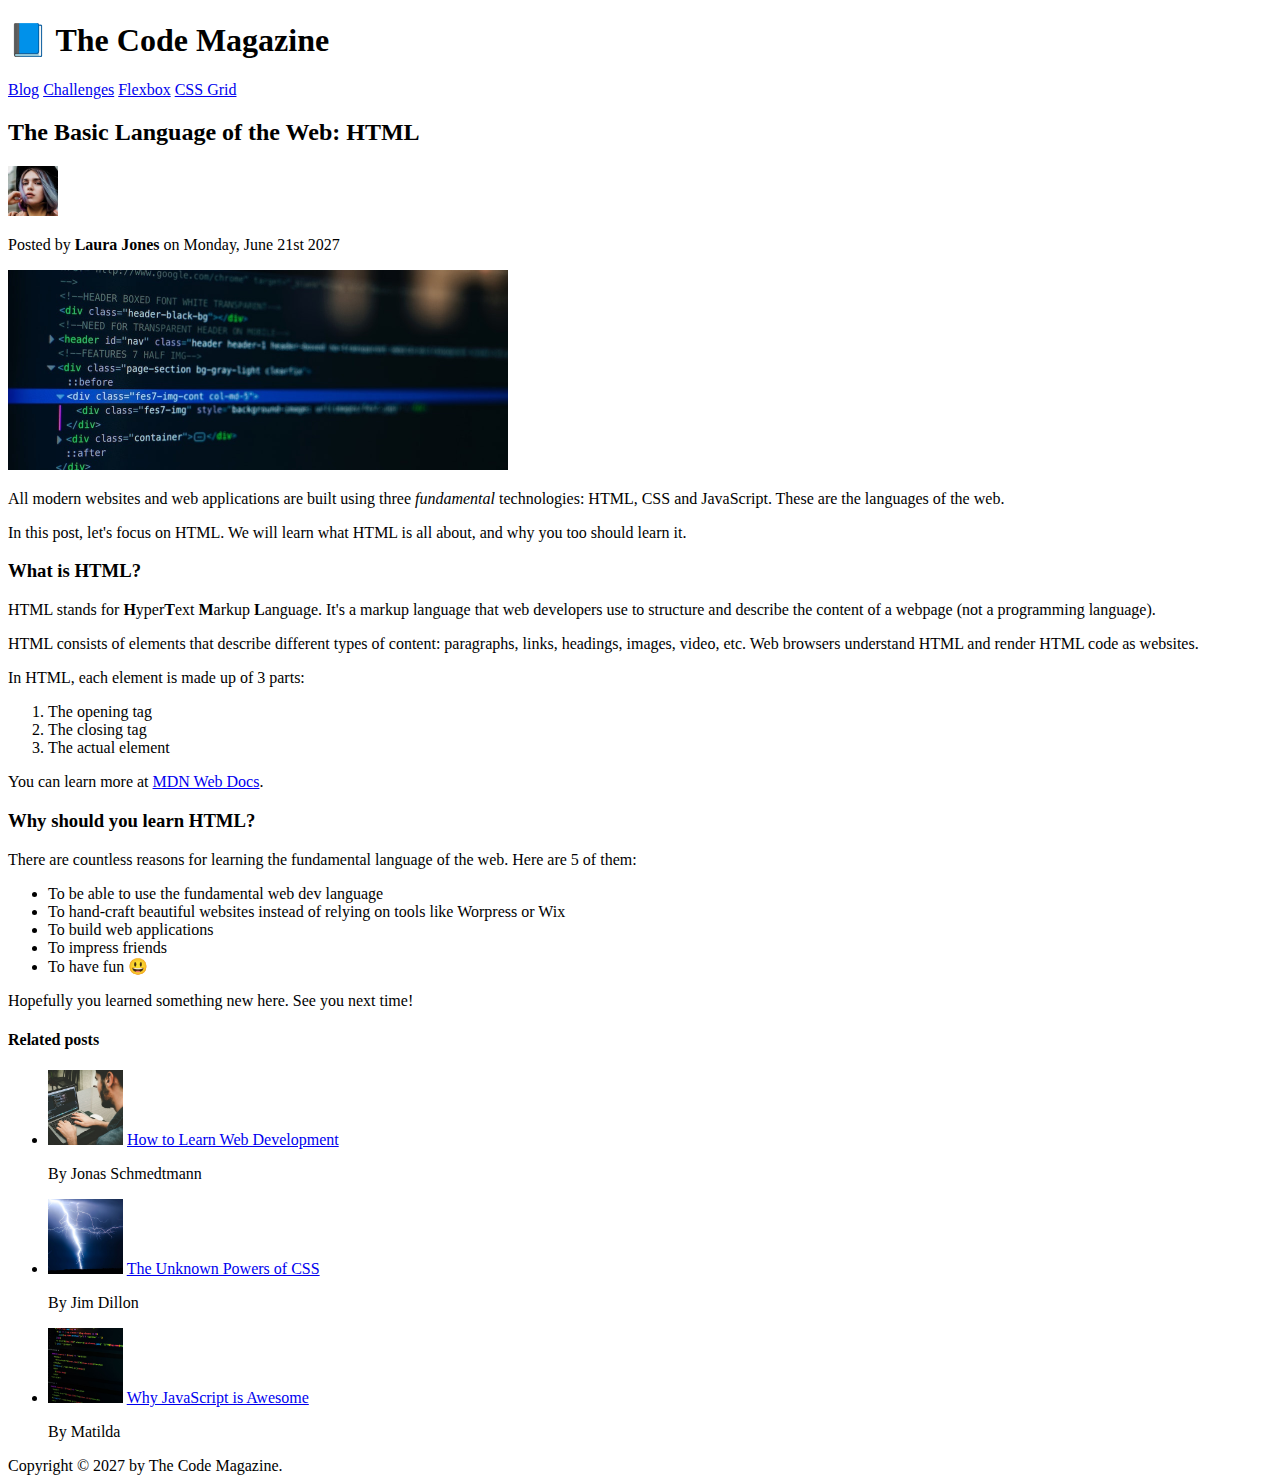
<file: final/02-HTML-Fundamentals/index.html>
<!DOCTYPE html>
<html lang="en">
  <head>
    <meta charset="UTF-8" />
    <title>The Basic Language of the Web: HTML</title>
  </head>

  <body>
    <!--
    <h1>The Basic Language of the Web: HTML</h1>
    <h2>The Basic Language of the Web: HTML</h2>
    <h3>The Basic Language of the Web: HTML</h3>
    <h4>The Basic Language of the Web: HTML</h4>
    <h5>The Basic Language of the Web: HTML</h5>
    <h6>The Basic Language of the Web: HTML</h6>
    -->

    <header>
      <h1>📘 The Code Magazine</h1>

      <nav>
        <a href="blog.html">Blog</a>
        <a href="#">Challenges</a>
        <a href="#">Flexbox</a>
        <a href="#">CSS Grid</a>
      </nav>
    </header>

    <article>
      <header>
        <h2>The Basic Language of the Web: HTML</h2>

        <img
          src="img/laura-jones.jpg"
          alt="Headshot of Laura Jones"
          height="50"
          width="50"
        />

        <p>Posted by <strong>Laura Jones</strong> on Monday, June 21st 2027</p>

        <img
          src="img/post-img.jpg"
          alt="HTML code on a screen"
          width="500"
          height="200"
        />
      </header>

      <p>
        All modern websites and web applications are built using three
        <em>fundamental</em>
        technologies: HTML, CSS and JavaScript. These are the languages of the
        web.
      </p>

      <p>
        In this post, let's focus on HTML. We will learn what HTML is all about,
        and why you too should learn it.
      </p>

      <h3>What is HTML?</h3>
      <p>
        HTML stands for <strong>H</strong>yper<strong>T</strong>ext
        <strong>M</strong>arkup <strong>L</strong>anguage. It's a markup
        language that web developers use to structure and describe the content
        of a webpage (not a programming language).
      </p>
      <p>
        HTML consists of elements that describe different types of content:
        paragraphs, links, headings, images, video, etc. Web browsers understand
        HTML and render HTML code as websites.
      </p>
      <p>In HTML, each element is made up of 3 parts:</p>

      <ol>
        <li>The opening tag</li>
        <li>The closing tag</li>
        <li>The actual element</li>
      </ol>

      <p>
        You can learn more at
        <a
          href="https://developer.mozilla.org/en-US/docs/Web/HTML"
          target="_blank"
          >MDN Web Docs</a
        >.
      </p>

      <h3>Why should you learn HTML?</h3>

      <p>
        There are countless reasons for learning the fundamental language of the
        web. Here are 5 of them:
      </p>

      <ul>
        <li>To be able to use the fundamental web dev language</li>
        <li>
          To hand-craft beautiful websites instead of relying on tools like
          Worpress or Wix
        </li>
        <li>To build web applications</li>
        <li>To impress friends</li>
        <li>To have fun 😃</li>
      </ul>

      <p>Hopefully you learned something new here. See you next time!</p>
    </article>

    <aside>
      <h4>Related posts</h4>

      <ul>
        <li>
          <img
            src="img/related-1.jpg"
            alt="Person programming"
            width="75"
            width="75"
          />
          <a href="#">How to Learn Web Development</a>
          <p>By Jonas Schmedtmann</p>
        </li>
        <li>
          <img src="img/related-2.jpg" alt="Lightning" width="75" heigth="75" />
          <a href="#">The Unknown Powers of CSS</a>
          <p>By Jim Dillon</p>
        </li>
        <li>
          <img
            src="img/related-3.jpg"
            alt="JavaScript code on a screen"
            width="75"
            height="75"
          />
          <a href="#">Why JavaScript is Awesome</a>
          <p>By Matilda</p>
        </li>
      </ul>
    </aside>

    <footer>Copyright &copy; 2027 by The Code Magazine.</footer>
  </body>
</html>
</file>
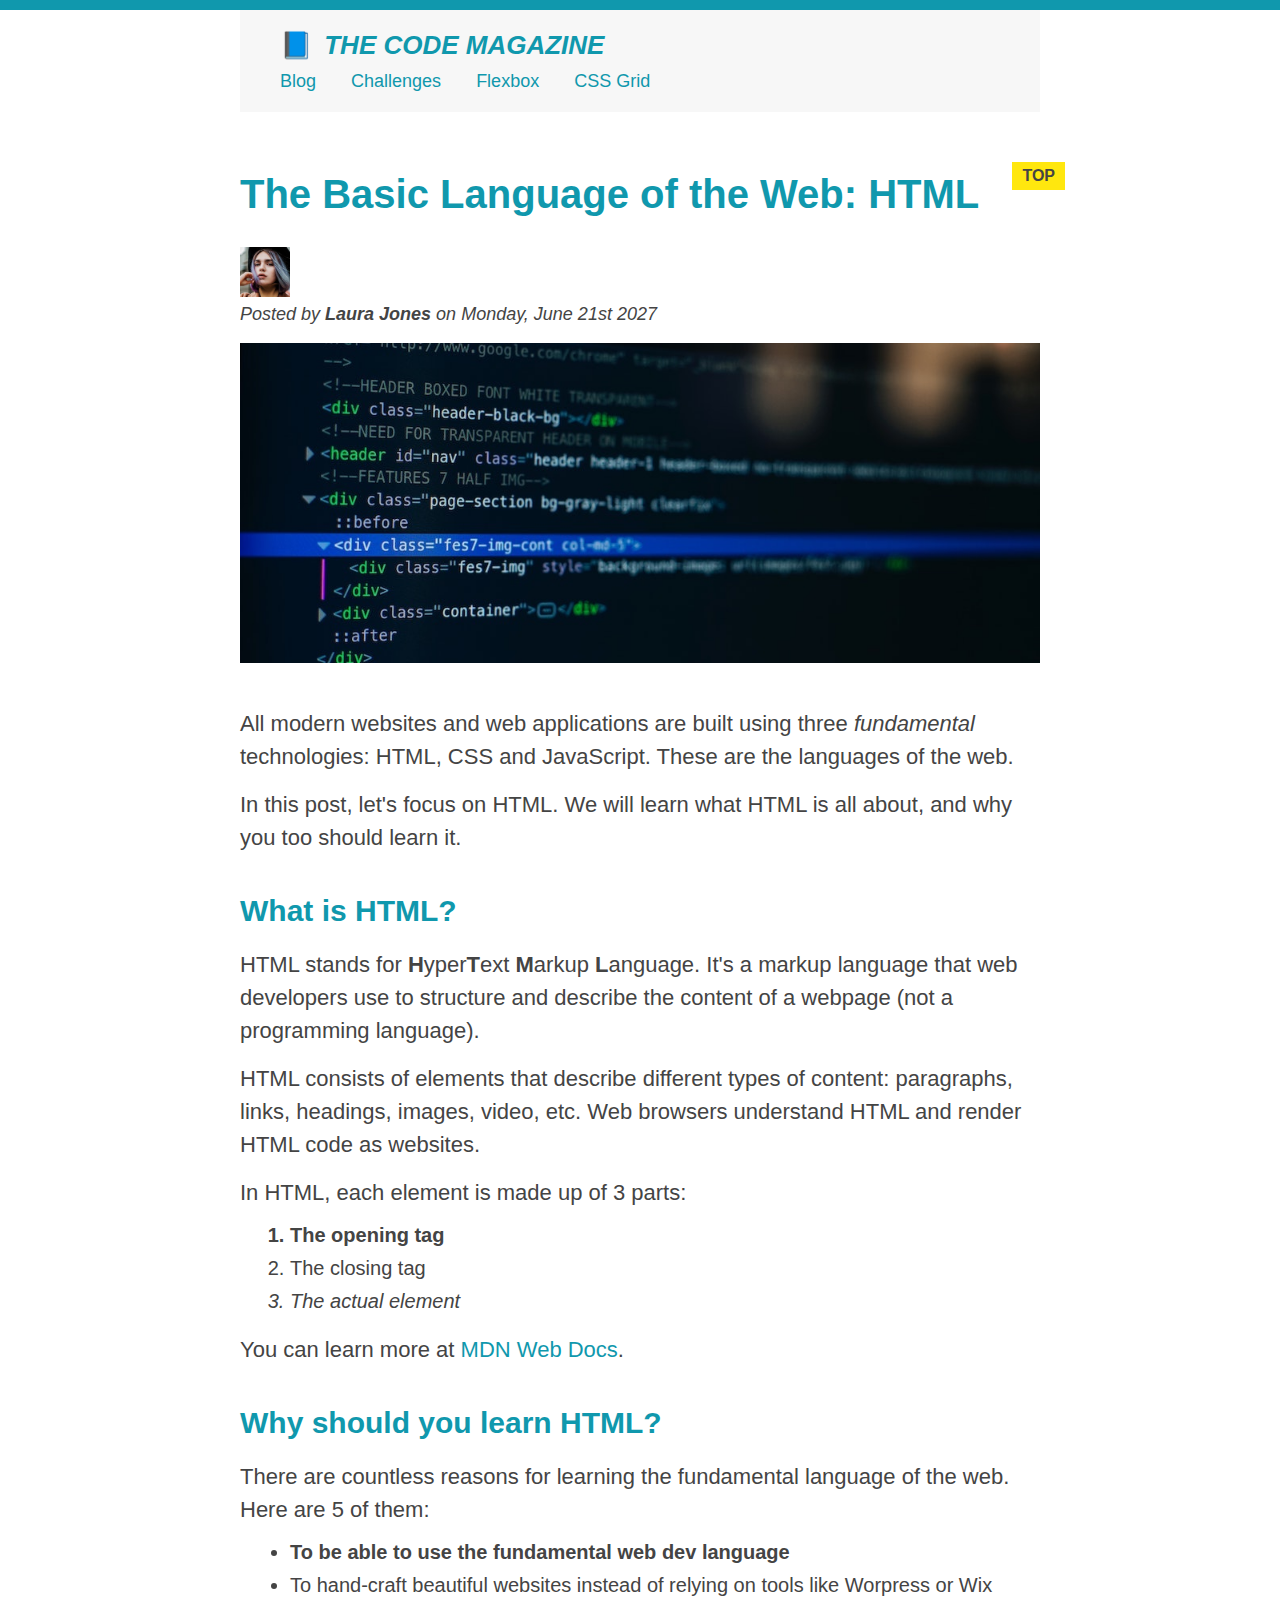
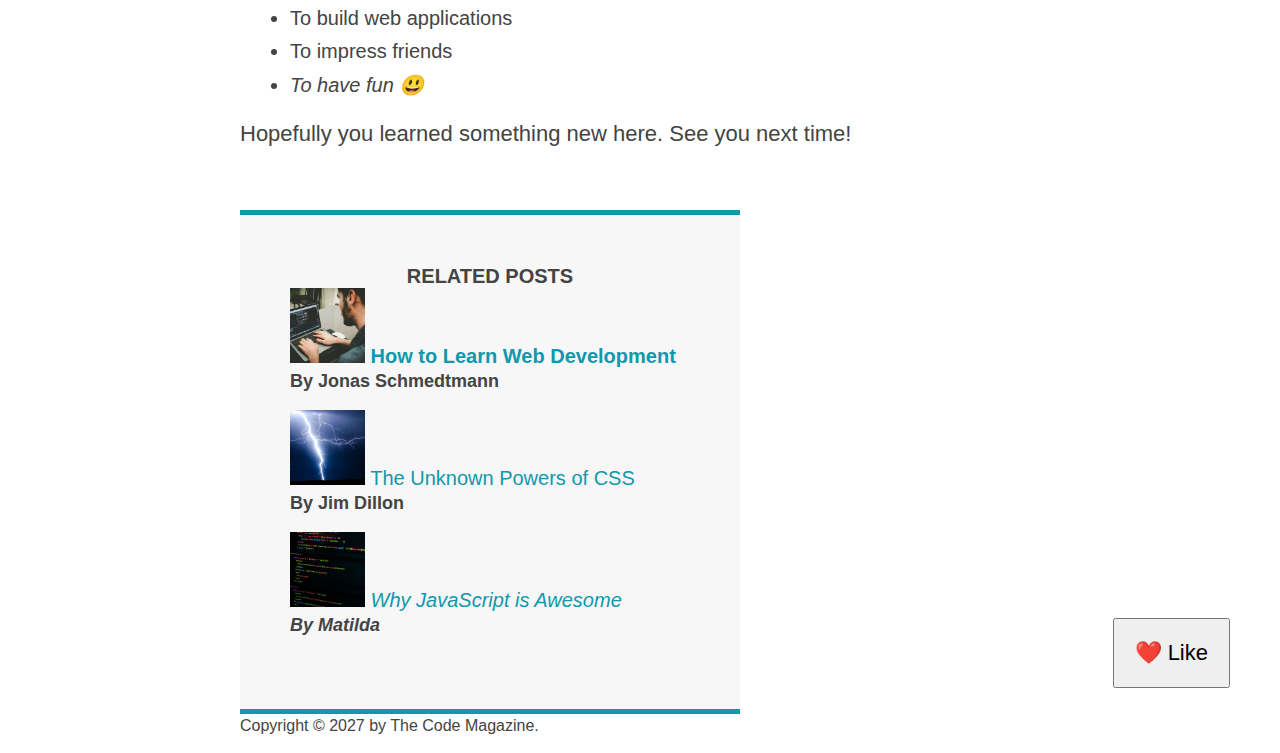
<file: final/03-CSS-Fundamentals/index.html>
<!DOCTYPE html>
<html lang="en">
  <head>
    <meta charset="UTF-8" />
    <link href="style.css" rel="stylesheet" />

    <title>The Basic Language of the Web: HTML</title>
  </head>

  <body>
    <!--
    <h1>The Basic Language of the Web: HTML</h1>
    <h2>The Basic Language of the Web: HTML</h2>
    <h3>The Basic Language of the Web: HTML</h3>
    <h4>The Basic Language of the Web: HTML</h4>
    <h5>The Basic Language of the Web: HTML</h5>
    <h6>The Basic Language of the Web: HTML</h6>
    -->

    <div class="container">
      <header class="main-header">
        <h1>📘 The Code Magazine</h1>

        <nav>
          <!-- <strong>This is the navigation</strong> -->
          <a href="blog.html">Blog</a>
          <a href="#">Challenges</a>
          <a href="#">Flexbox</a>
          <a href="#">CSS Grid</a>
        </nav>
      </header>

      <article>
        <header class="post-header">
          <h2>The Basic Language of the Web: HTML</h2>

          <img
            src="img/laura-jones.jpg"
            alt="Headshot of Laura Jones"
            height="50"
            width="50"
          />

          <p id="author">
            Posted by <strong>Laura Jones</strong> on Monday, June 21st 2027
          </p>

          <img
            src="img/post-img.jpg"
            alt="HTML code on a screen"
            width="500"
            height="200"
            class="post-img"
          />
          <button>❤️ Like</button>
        </header>

        <p>
          All modern websites and web applications are built using three
          <em>fundamental</em>
          technologies: HTML, CSS and JavaScript. These are the languages of the
          web.
        </p>

        <p>
          In this post, let's focus on HTML. We will learn what HTML is all
          about, and why you too should learn it.
        </p>

        <h3>What is HTML?</h3>
        <p>
          HTML stands for <strong>H</strong>yper<strong>T</strong>ext
          <strong>M</strong>arkup <strong>L</strong>anguage. It's a markup
          language that web developers use to structure and describe the content
          of a webpage (not a programming language).
        </p>
        <p>
          HTML consists of elements that describe different types of content:
          paragraphs, links, headings, images, video, etc. Web browsers
          understand HTML and render HTML code as websites.
        </p>
        <p>In HTML, each element is made up of 3 parts:</p>

        <ol>
          <li class="first-li">The opening tag</li>
          <li>The closing tag</li>
          <li>The actual element</li>
        </ol>

        <p>
          You can learn more at
          <a
            href="https://developer.mozilla.org/en-US/docs/Web/HTML"
            target="_blank"
            >MDN Web Docs</a
          >.
        </p>

        <h3>Why should you learn HTML?</h3>

        <p>
          There are countless reasons for learning the fundamental language of
          the web. Here are 5 of them:
        </p>

        <ul>
          <li class="first-li">
            To be able to use the fundamental web dev language
          </li>
          <li>
            To hand-craft beautiful websites instead of relying on tools like
            Worpress or Wix
          </li>
          <li>To build web applications</li>
          <li>To impress friends</li>
          <li>To have fun 😃</li>
        </ul>

        <p>Hopefully you learned something new here. See you next time!</p>
      </article>

      <aside>
        <h4>Related posts</h4>

        <ul class="related">
          <li>
            <img
              src="img/related-1.jpg"
              alt="Person programming"
              width="75"
              height="75"
            />
            <a href="#">How to Learn Web Development</a>
            <p class="related-author">By Jonas Schmedtmann</p>
          </li>
          <li>
            <img
              src="img/related-2.jpg"
              alt="Lightning"
              width="75"
              height="75"
            />
            <a href="#">The Unknown Powers of CSS</a>
            <p class="related-author">By Jim Dillon</p>
          </li>
          <li>
            <img
              src="img/related-3.jpg"
              alt="JavaScript code on a screen"
              width="75"
              height="75"
            />
            <a href="#">Why JavaScript is Awesome</a>
            <p class="related-author">By Matilda</p>
          </li>
        </ul>
      </aside>

      <footer>
        <p id="copyright" class="copyright text">
          Copyright &copy; 2027 by The Code Magazine.
        </p>
      </footer>
    </div>
  </body>
</html>
</file>
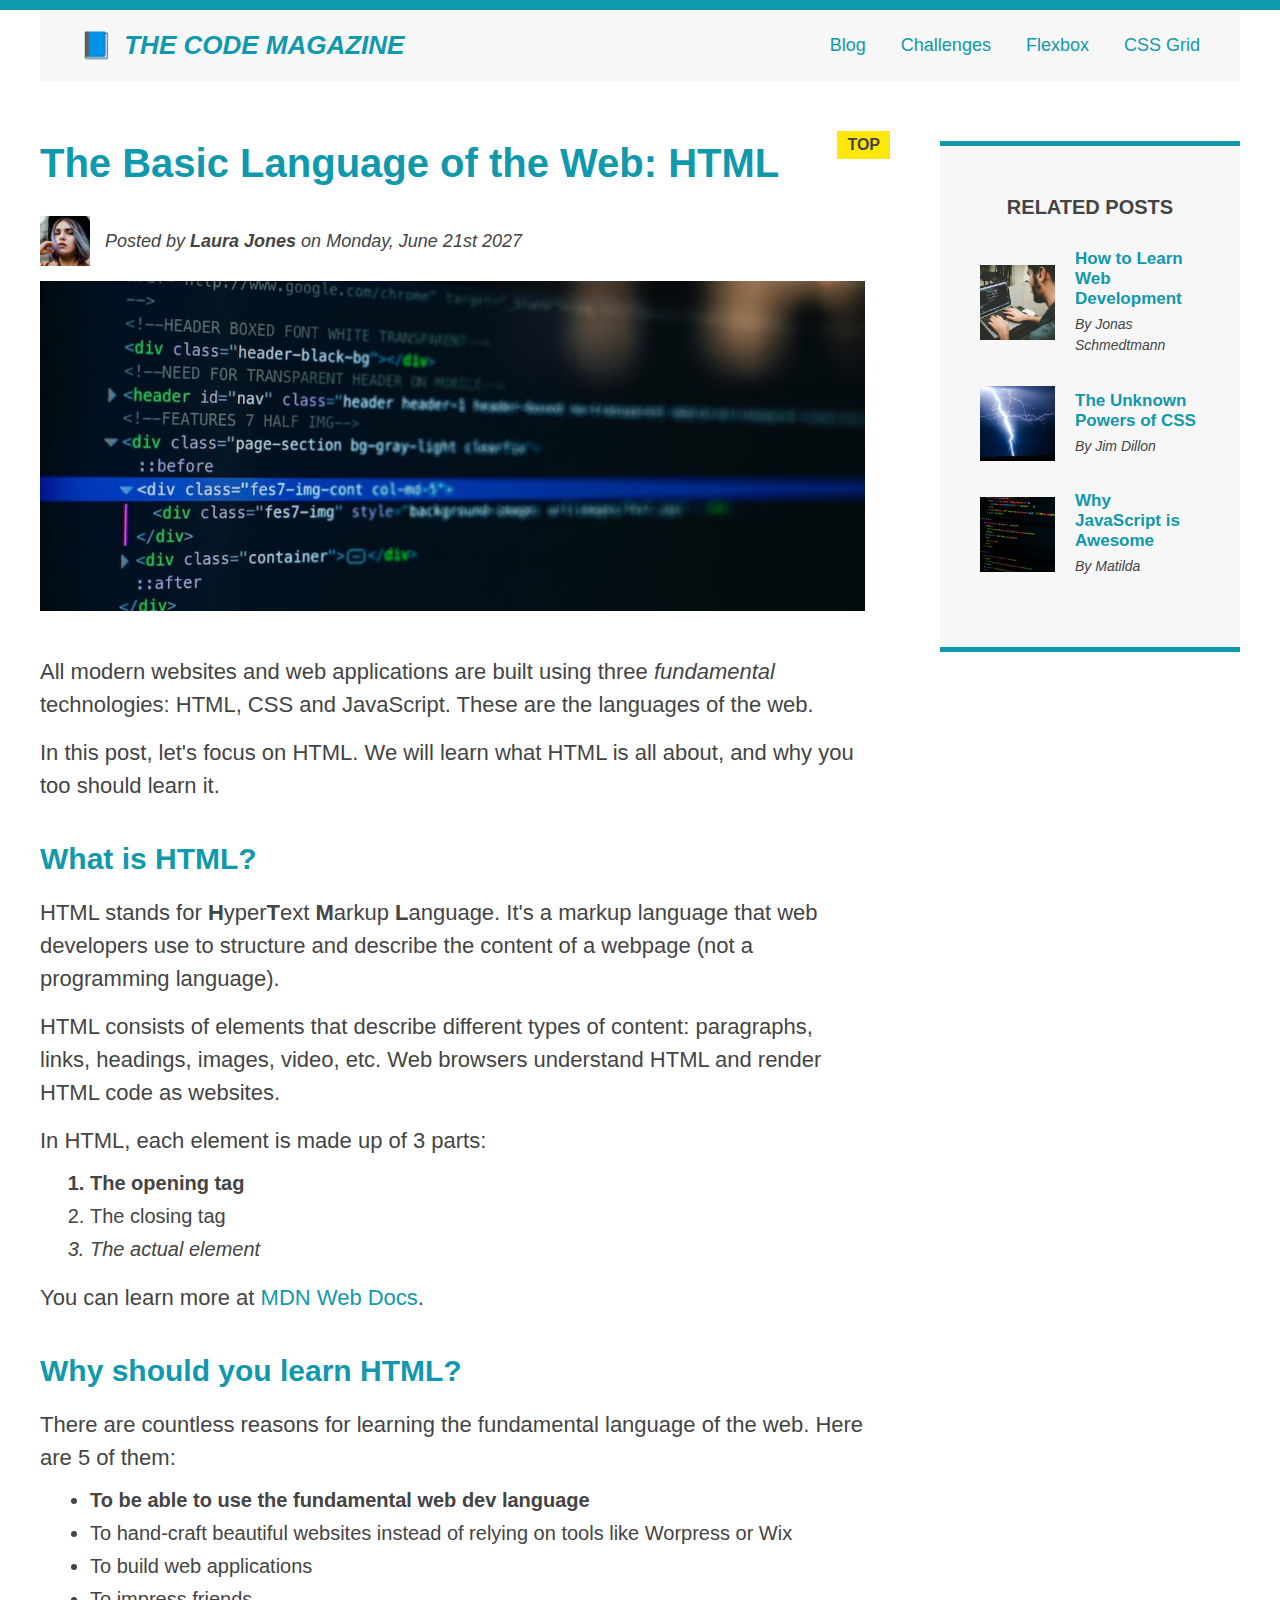
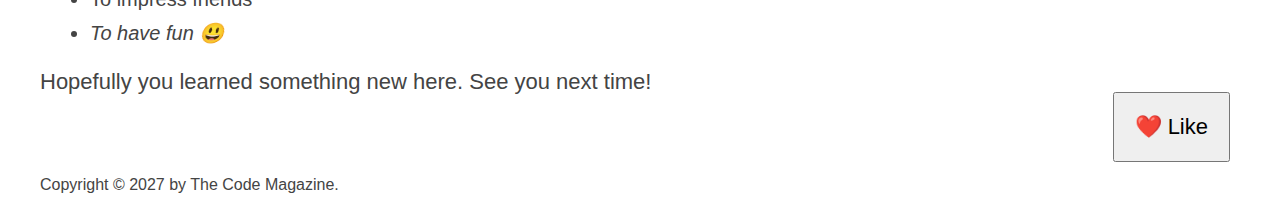
<file: final/04-CSS-Layouts/index.html>
<!DOCTYPE html>
<html lang="en">
  <head>
    <meta charset="UTF-8" />
    <link href="style.css" rel="stylesheet" />

    <title>The Basic Language of the Web: HTML</title>
  </head>

  <body>
    <!--
    <h1>The Basic Language of the Web: HTML</h1>
    <h2>The Basic Language of the Web: HTML</h2>
    <h3>The Basic Language of the Web: HTML</h3>
    <h4>The Basic Language of the Web: HTML</h4>
    <h5>The Basic Language of the Web: HTML</h5>
    <h6>The Basic Language of the Web: HTML</h6>
    -->

    <div class="container">
      <header class="main-header clearfix">
        <h1>📘 The Code Magazine</h1>

        <nav>
          <!-- <strong>This is the navigation</strong> -->
          <a href="blog.html">Blog</a>
          <a href="#">Challenges</a>
          <a href="flexbox.html">Flexbox</a>
          <a href="css-grid.html">CSS Grid</a>
        </nav>

        <!-- <div class="clear"></div> -->
      </header>

      <!-- ONLY NECESSARY FOR FLEXBOX -->
      <!-- <div class="row"> -->
      <article>
        <header class="post-header">
          <h2>The Basic Language of the Web: HTML</h2>

          <div class="author-box">
            <img
              src="img/laura-jones.jpg"
              alt="Headshot of Laura Jones"
              height="50"
              width="50"
              class="author-img"
            />

            <p id="author" class="author">
              Posted by <strong>Laura Jones</strong> on Monday, June 21st 2027
            </p>
          </div>

          <img
            src="img/post-img.jpg"
            alt="HTML code on a screen"
            width="500"
            height="200"
            class="post-img"
          />
          <button>❤️ Like</button>
        </header>

        <p>
          All modern websites and web applications are built using three
          <em>fundamental</em>
          technologies: HTML, CSS and JavaScript. These are the languages of the
          web.
        </p>

        <p>
          In this post, let's focus on HTML. We will learn what HTML is all
          about, and why you too should learn it.
        </p>

        <h3>What is HTML?</h3>
        <p>
          HTML stands for <strong>H</strong>yper<strong>T</strong>ext
          <strong>M</strong>arkup <strong>L</strong>anguage. It's a markup
          language that web developers use to structure and describe the content
          of a webpage (not a programming language).
        </p>
        <p>
          HTML consists of elements that describe different types of content:
          paragraphs, links, headings, images, video, etc. Web browsers
          understand HTML and render HTML code as websites.
        </p>
        <p>In HTML, each element is made up of 3 parts:</p>

        <ol>
          <li class="first-li">The opening tag</li>
          <li>The closing tag</li>
          <li>The actual element</li>
        </ol>

        <p>
          You can learn more at
          <a
            href="https://developer.mozilla.org/en-US/docs/Web/HTML"
            target="_blank"
            >MDN Web Docs</a
          >.
        </p>

        <h3>Why should you learn HTML?</h3>

        <p>
          There are countless reasons for learning the fundamental language of
          the web. Here are 5 of them:
        </p>

        <ul>
          <li class="first-li">
            To be able to use the fundamental web dev language
          </li>
          <li>
            To hand-craft beautiful websites instead of relying on tools like
            Worpress or Wix
          </li>
          <li>To build web applications</li>
          <li>To impress friends</li>
          <li>To have fun 😃</li>
        </ul>

        <p>Hopefully you learned something new here. See you next time!</p>
      </article>

      <aside>
        <h4>Related posts</h4>

        <ul class="related">
          <li class="related-post">
            <img
              src="img/related-1.jpg"
              alt="Person programming"
              width="75"
              height="75"
            />
            <div>
              <a href="#" class="related-link">How to Learn Web Development</a>
              <p class="related-author">By Jonas Schmedtmann</p>
            </div>
          </li>
          <li class="related-post">
            <img
              src="img/related-2.jpg"
              alt="Lightning"
              width="75"
              height="75"
            />
            <div>
              <a href="#" class="related-link">The Unknown Powers of CSS</a>
              <p class="related-author">By Jim Dillon</p>
            </div>
          </li>
          <li class="related-post">
            <img
              src="img/related-3.jpg"
              alt="JavaScript code on a screen"
              width="75"
              height="75"
            />
            <div>
              <a href="#" class="related-link">Why JavaScript is Awesome</a>
              <p class="related-author">By Matilda</p>
            </div>
          </li>
        </ul>
      </aside>
      <!-- </div> -->

      <footer>
        <p id="copyright" class="copyright text">
          Copyright &copy; 2027 by The Code Magazine.
        </p>
      </footer>
    </div>
  </body>
</html>
</file>
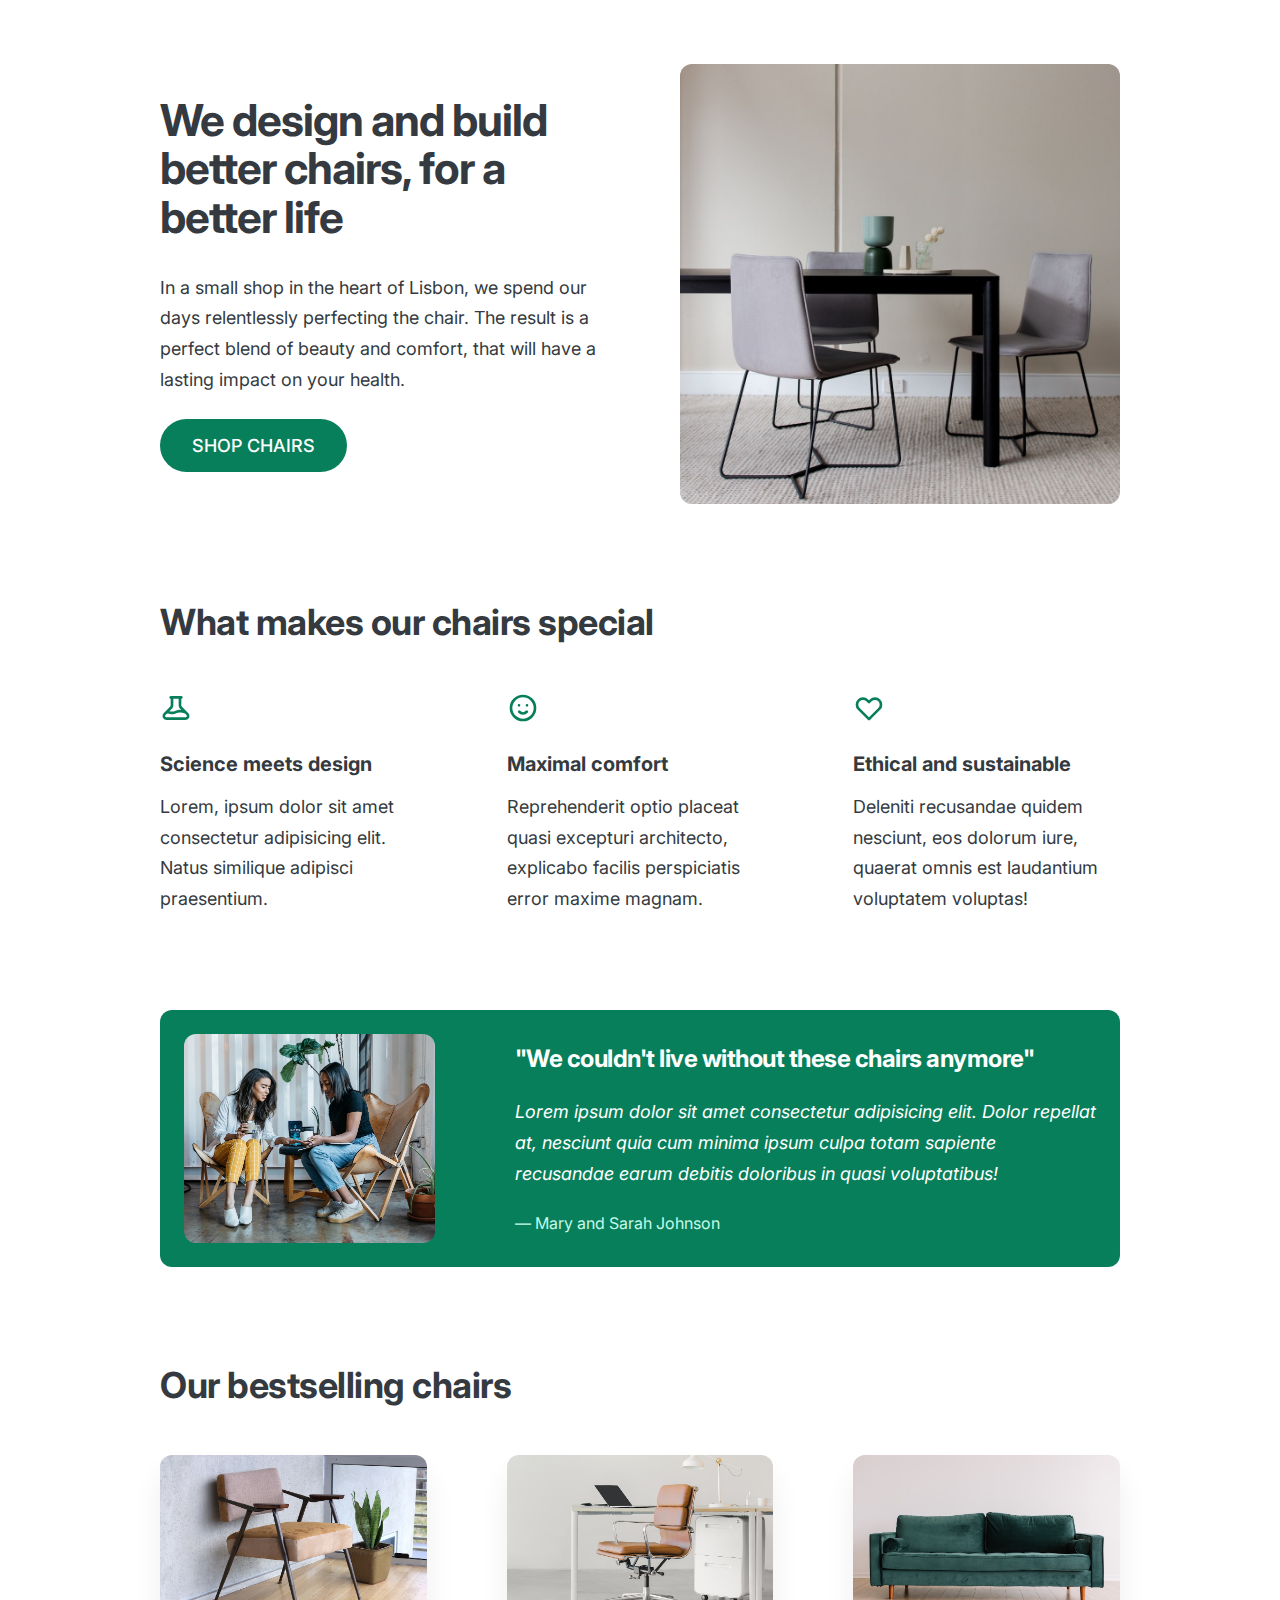
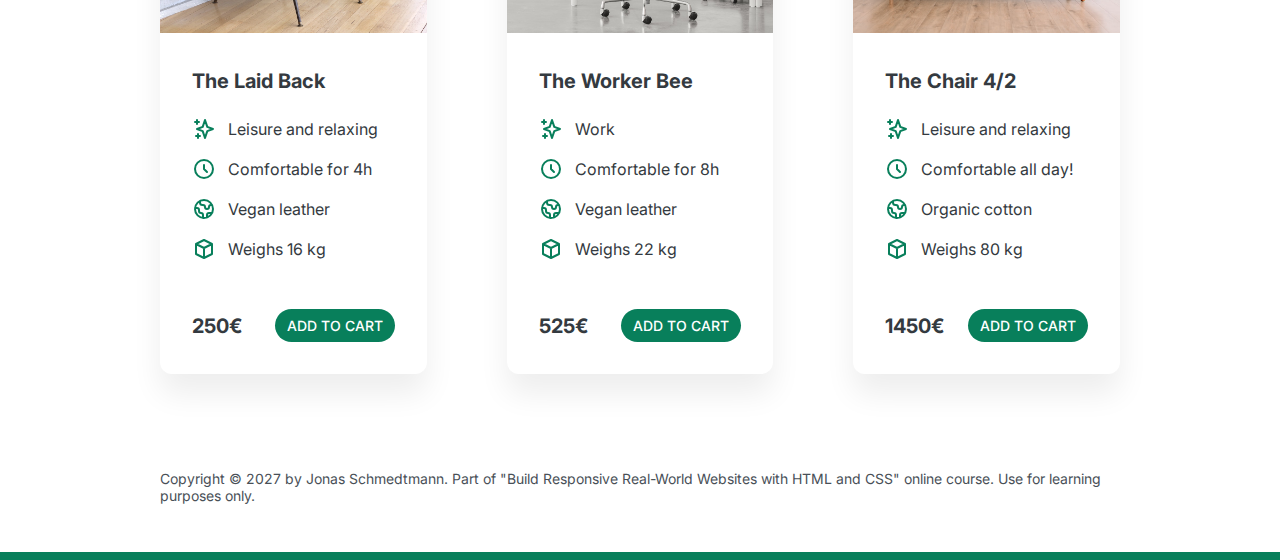
<file: final/05-Design/index.html>
<!DOCTYPE html>
<html lang="en">
  <head>
    <meta charset="UTF-8" />
    <meta http-equiv="X-UA-Compatible" content="IE=edge" />
    <meta name="viewport" content="width=device-width, initial-scale=1.0" />

    <link rel="preconnect" href="https://fonts.gstatic.com" />
    <link
      href="https://fonts.googleapis.com/css2?family=Inter:wght@400;500;700&display=swap"
      rel="stylesheet"
    />

    <link rel="stylesheet" href="style.css" />
    <title>Lisbon Chair Shop</title>
  </head>
  <body>
    <div class="container">
      <header>
        <div class="header-text-box">
          <h1>We design and build better chairs, for a better life</h1>
          <p class="header-text">
            In a small shop in the heart of Lisbon, we spend our days
            relentlessly perfecting the chair. The result is a perfect blend of
            beauty and comfort, that will have a lasting impact on your health.
          </p>
          <a class="btn btn--big" href="#">Shop chairs</a>
        </div>
        <img src="hero.jpg" alt="Photo" />
      </header>

      <section>
        <h2>What makes our chairs special</h2>
        <div class="grid-3-cols">
          <div>
            <svg
              xmlns="http://www.w3.org/2000/svg"
              class="features-icon"
              fill="none"
              viewBox="0 0 24 24"
              stroke="currentColor"
            >
              <path
                stroke-linecap="round"
                stroke-linejoin="round"
                stroke-width="2"
                d="M19.428 15.428a2 2 0 00-1.022-.547l-2.387-.477a6 6 0 00-3.86.517l-.318.158a6 6 0 01-3.86.517L6.05 15.21a2 2 0 00-1.806.547M8 4h8l-1 1v5.172a2 2 0 00.586 1.414l5 5c1.26 1.26.367 3.414-1.415 3.414H4.828c-1.782 0-2.674-2.154-1.414-3.414l5-5A2 2 0 009 10.172V5L8 4z"
              />
            </svg>
            <p class="features-title"><strong>Science meets design</strong></p>
            <p class="features-text">
              Lorem, ipsum dolor sit amet consectetur adipisicing elit. Natus
              similique adipisci praesentium.
            </p>
          </div>

          <div>
            <svg
              xmlns="http://www.w3.org/2000/svg"
              class="features-icon"
              fill="none"
              viewBox="0 0 24 24"
              stroke="currentColor"
            >
              <path
                stroke-linecap="round"
                stroke-linejoin="round"
                stroke-width="2"
                d="M14.828 14.828a4 4 0 01-5.656 0M9 10h.01M15 10h.01M21 12a9 9 0 11-18 0 9 9 0 0118 0z"
              />
            </svg>
            <p class="features-title">
              <strong>Maximal comfort</strong>
            </p>
            <p class="features-text">
              Reprehenderit optio placeat quasi excepturi architecto, explicabo
              facilis perspiciatis error maxime magnam.
            </p>
          </div>

          <div>
            <svg
              xmlns="http://www.w3.org/2000/svg"
              class="features-icon"
              fill="none"
              viewBox="0 0 24 24"
              stroke="currentColor"
            >
              <path
                stroke-linecap="round"
                stroke-linejoin="round"
                stroke-width="2"
                d="M4.318 6.318a4.5 4.5 0 000 6.364L12 20.364l7.682-7.682a4.5 4.5 0 00-6.364-6.364L12 7.636l-1.318-1.318a4.5 4.5 0 00-6.364 0z"
              />
            </svg>
            <p class="features-title">
              <strong>Ethical and sustainable</strong>
            </p>
            <p class="features-text">
              Deleniti recusandae quidem nesciunt, eos dolorum iure, quaerat
              omnis est laudantium voluptatem voluptas!
            </p>
          </div>
        </div>
      </section>

      <section class="testimonial-section">
        <div class="grid-3-cols">
          <img src="customers.jpg" alt="People sitting on chairs" />
          <div class="testimonial-box">
            <h2>"We couldn't live without these chairs anymore"</h2>
            <blockquote class="testimonial-text">
              Lorem ipsum dolor sit amet consectetur adipisicing elit. Dolor
              repellat at, nesciunt quia cum minima ipsum culpa totam sapiente
              recusandae earum debitis doloribus in quasi voluptatibus!
            </blockquote>
            <p class="testimonial-author">&mdash; Mary and Sarah Johnson</p>
          </div>
        </div>
      </section>

      <section>
        <h2>Our bestselling chairs</h2>
        <div class="grid-3-cols">
          <figure class="chair">
            <img src="chair-1.jpg" alt="Chair" />
            <div class="chair-box">
              <h3>The Laid Back</h3>
              <ul class="chair-details">
                <li>
                  <svg
                    xmlns="http://www.w3.org/2000/svg"
                    class="chair-icon"
                    fill="none"
                    viewBox="0 0 24 24"
                    stroke="currentColor"
                  >
                    <path
                      stroke-linecap="round"
                      stroke-linejoin="round"
                      stroke-width="2"
                      d="M5 3v4M3 5h4M6 17v4m-2-2h4m5-16l2.286 6.857L21 12l-5.714 2.143L13 21l-2.286-6.857L5 12l5.714-2.143L13 3z"
                    />
                  </svg>
                  <!-- Span is a generic INLINE text element, it doesn't have any meaning. It's like a div element, but inline -->
                  <span>Leisure and relaxing</span>
                </li>
                <li>
                  <svg
                    xmlns="http://www.w3.org/2000/svg"
                    class="chair-icon"
                    fill="none"
                    viewBox="0 0 24 24"
                    stroke="currentColor"
                  >
                    <path
                      stroke-linecap="round"
                      stroke-linejoin="round"
                      stroke-width="2"
                      d="M12 8v4l3 3m6-3a9 9 0 11-18 0 9 9 0 0118 0z"
                    />
                  </svg>
                  <span>Comfortable for 4h</span>
                </li>
                <li>
                  <svg
                    xmlns="http://www.w3.org/2000/svg"
                    class="chair-icon"
                    fill="none"
                    viewBox="0 0 24 24"
                    stroke="currentColor"
                  >
                    <path
                      stroke-linecap="round"
                      stroke-linejoin="round"
                      stroke-width="2"
                      d="M3.055 11H5a2 2 0 012 2v1a2 2 0 002 2 2 2 0 012 2v2.945M8 3.935V5.5A2.5 2.5 0 0010.5 8h.5a2 2 0 012 2 2 2 0 104 0 2 2 0 012-2h1.064M15 20.488V18a2 2 0 012-2h3.064M21 12a9 9 0 11-18 0 9 9 0 0118 0z"
                    />
                  </svg>
                  <span>Vegan leather</span>
                </li>
                <li>
                  <svg
                    xmlns="http://www.w3.org/2000/svg"
                    class="chair-icon"
                    fill="none"
                    viewBox="0 0 24 24"
                    stroke="currentColor"
                  >
                    <path
                      stroke-linecap="round"
                      stroke-linejoin="round"
                      stroke-width="2"
                      d="M20 7l-8-4-8 4m16 0l-8 4m8-4v10l-8 4m0-10L4 7m8 4v10M4 7v10l8 4"
                    />
                  </svg>
                  <span>Weighs 16 kg</span>
                </li>
              </ul>
              <div class="chair-price">
                <strong>250€</strong>
                <a href="#" class="btn btn--small">Add to cart</a>
              </div>
            </div>
          </figure>

          <figure class="chair">
            <img src="chair-2.jpg" alt="Chair" />
            <div class="chair-box">
              <h3>The Worker Bee</h3>
              <ul class="chair-details">
                <li>
                  <svg
                    xmlns="http://www.w3.org/2000/svg"
                    class="chair-icon"
                    fill="none"
                    viewBox="0 0 24 24"
                    stroke="currentColor"
                  >
                    <path
                      stroke-linecap="round"
                      stroke-linejoin="round"
                      stroke-width="2"
                      d="M5 3v4M3 5h4M6 17v4m-2-2h4m5-16l2.286 6.857L21 12l-5.714 2.143L13 21l-2.286-6.857L5 12l5.714-2.143L13 3z"
                    />
                  </svg>
                  <span>Work</span>
                </li>
                <li>
                  <svg
                    xmlns="http://www.w3.org/2000/svg"
                    class="chair-icon"
                    fill="none"
                    viewBox="0 0 24 24"
                    stroke="currentColor"
                  >
                    <path
                      stroke-linecap="round"
                      stroke-linejoin="round"
                      stroke-width="2"
                      d="M12 8v4l3 3m6-3a9 9 0 11-18 0 9 9 0 0118 0z"
                    />
                  </svg>
                  <span>Comfortable for 8h</span>
                </li>
                <li>
                  <svg
                    xmlns="http://www.w3.org/2000/svg"
                    class="chair-icon"
                    fill="none"
                    viewBox="0 0 24 24"
                    stroke="currentColor"
                  >
                    <path
                      stroke-linecap="round"
                      stroke-linejoin="round"
                      stroke-width="2"
                      d="M3.055 11H5a2 2 0 012 2v1a2 2 0 002 2 2 2 0 012 2v2.945M8 3.935V5.5A2.5 2.5 0 0010.5 8h.5a2 2 0 012 2 2 2 0 104 0 2 2 0 012-2h1.064M15 20.488V18a2 2 0 012-2h3.064M21 12a9 9 0 11-18 0 9 9 0 0118 0z"
                    />
                  </svg>
                  <span>Vegan leather</span>
                </li>
                <li>
                  <svg
                    xmlns="http://www.w3.org/2000/svg"
                    class="chair-icon"
                    fill="none"
                    viewBox="0 0 24 24"
                    stroke="currentColor"
                  >
                    <path
                      stroke-linecap="round"
                      stroke-linejoin="round"
                      stroke-width="2"
                      d="M20 7l-8-4-8 4m16 0l-8 4m8-4v10l-8 4m0-10L4 7m8 4v10M4 7v10l8 4"
                    />
                  </svg>
                  <span>Weighs 22 kg</span>
                </li>
              </ul>
              <div class="chair-price">
                <strong>525€</strong>
                <a href="#" class="btn btn--small">Add to cart</a>
              </div>
            </div>
          </figure>

          <figure class="chair">
            <img src="chair-3.jpg" alt="Chair" />
            <div class="chair-box">
              <h3>The Chair 4/2</h3>
              <ul class="chair-details">
                <li>
                  <svg
                    xmlns="http://www.w3.org/2000/svg"
                    class="chair-icon"
                    fill="none"
                    viewBox="0 0 24 24"
                    stroke="currentColor"
                  >
                    <path
                      stroke-linecap="round"
                      stroke-linejoin="round"
                      stroke-width="2"
                      d="M5 3v4M3 5h4M6 17v4m-2-2h4m5-16l2.286 6.857L21 12l-5.714 2.143L13 21l-2.286-6.857L5 12l5.714-2.143L13 3z"
                    />
                  </svg>
                  <span>Leisure and relaxing</span>
                </li>
                <li>
                  <svg
                    xmlns="http://www.w3.org/2000/svg"
                    class="chair-icon"
                    fill="none"
                    viewBox="0 0 24 24"
                    stroke="currentColor"
                  >
                    <path
                      stroke-linecap="round"
                      stroke-linejoin="round"
                      stroke-width="2"
                      d="M12 8v4l3 3m6-3a9 9 0 11-18 0 9 9 0 0118 0z"
                    />
                  </svg>
                  <span>Comfortable all day!</span>
                </li>
                <li>
                  <svg
                    xmlns="http://www.w3.org/2000/svg"
                    class="chair-icon"
                    fill="none"
                    viewBox="0 0 24 24"
                    stroke="currentColor"
                  >
                    <path
                      stroke-linecap="round"
                      stroke-linejoin="round"
                      stroke-width="2"
                      d="M3.055 11H5a2 2 0 012 2v1a2 2 0 002 2 2 2 0 012 2v2.945M8 3.935V5.5A2.5 2.5 0 0010.5 8h.5a2 2 0 012 2 2 2 0 104 0 2 2 0 012-2h1.064M15 20.488V18a2 2 0 012-2h3.064M21 12a9 9 0 11-18 0 9 9 0 0118 0z"
                    />
                  </svg>
                  <span>Organic cotton</span>
                </li>
                <li>
                  <svg
                    xmlns="http://www.w3.org/2000/svg"
                    class="chair-icon"
                    fill="none"
                    viewBox="0 0 24 24"
                    stroke="currentColor"
                  >
                    <path
                      stroke-linecap="round"
                      stroke-linejoin="round"
                      stroke-width="2"
                      d="M20 7l-8-4-8 4m16 0l-8 4m8-4v10l-8 4m0-10L4 7m8 4v10M4 7v10l8 4"
                    />
                  </svg>
                  <span>Weighs 80 kg</span>
                </li>
              </ul>
              <div class="chair-price">
                <strong>1450€</strong>
                <a href="#" class="btn btn--small">Add to cart</a>
              </div>
            </div>
          </figure>
        </div>
      </section>

      <footer>
        Copyright &copy; 2027 by Jonas Schmedtmann. Part of "Build Responsive
        Real-World Websites with HTML and CSS" online course. Use for learning
        purposes only.
      </footer>
    </div>
  </body>
</html>
</file>
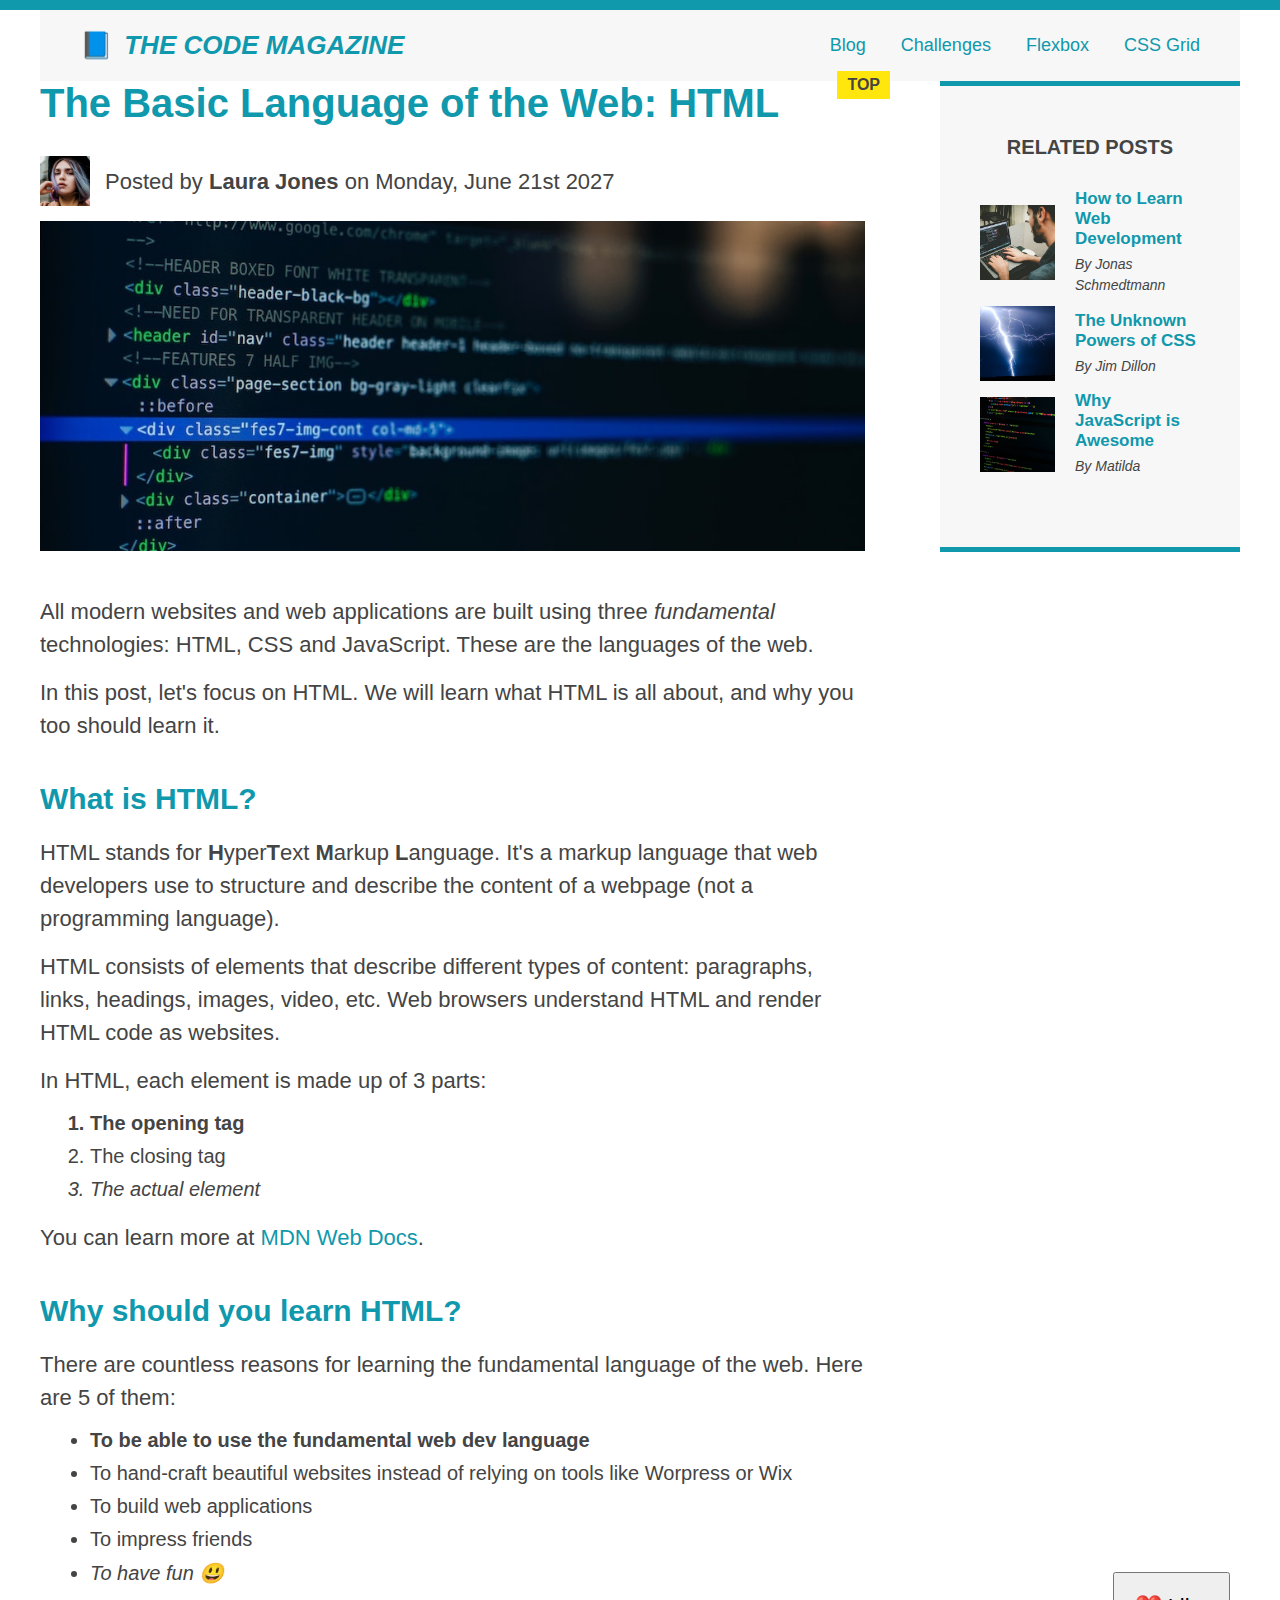
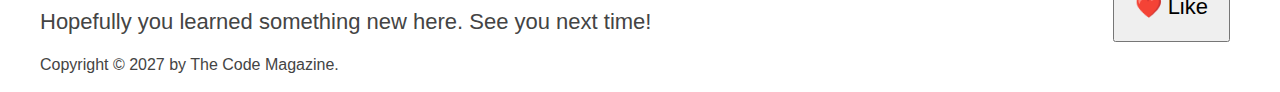
<file: starter/04-CSS-Layouts/index.html>
<!DOCTYPE html>
<html lang="en">
  <head>
    <meta charset="UTF-8" />
    <link href="style.css" rel="stylesheet" />

    <title>The Basic Language of the Web: HTML</title>
  </head>

  <body>
    <!--
    <h1>The Basic Language of the Web: HTML</h1>
    <h2>The Basic Language of the Web: HTML</h2>
    <h3>The Basic Language of the Web: HTML</h3>
    <h4>The Basic Language of the Web: HTML</h4>
    <h5>The Basic Language of the Web: HTML</h5>
    <h6>The Basic Language of the Web: HTML</h6>
    -->

    <div class="container">
      <header class="main-header">
        <h1>📘 The Code Magazine</h1>

        <nav>
          <!-- <strong>This is the navigation</strong> -->
          <a href="blog.html">Blog</a>
          <a href="#">Challenges</a>
          <a href="flexbox.html">Flexbox</a>
          <a href="css-grid.html">CSS Grid</a>
        </nav>
      </header>
      <!--  Only necessary for flexbox -->
      <!-- <div class="row"> -->
      <article>
        <header class="post-header">
          <h2>The Basic Language of the Web: HTML</h2>
          <div class="author-box">
            <img
              src="img/laura-jones.jpg"
              alt="Headshot of Laura Jones"
              height="50"
              width="50"
            />

            <p class="author">
              Posted by <strong>Laura Jones</strong> on Monday, June 21st 2027
            </p>
          </div>

          <img
            src="img/post-img.jpg"
            alt="HTML code on a screen"
            width="500"
            height="200"
            class="post-img"
          />
          <button>❤️ Like</button>
        </header>

        <p>
          All modern websites and web applications are built using three
          <em>fundamental</em>
          technologies: HTML, CSS and JavaScript. These are the languages of the
          web.
        </p>

        <p>
          In this post, let's focus on HTML. We will learn what HTML is all
          about, and why you too should learn it.
        </p>

        <h3>What is HTML?</h3>
        <p>
          HTML stands for <strong>H</strong>yper<strong>T</strong>ext
          <strong>M</strong>arkup <strong>L</strong>anguage. It's a markup
          language that web developers use to structure and describe the content
          of a webpage (not a programming language).
        </p>
        <p>
          HTML consists of elements that describe different types of content:
          paragraphs, links, headings, images, video, etc. Web browsers
          understand HTML and render HTML code as websites.
        </p>
        <p>In HTML, each element is made up of 3 parts:</p>

        <ol>
          <li class="first-li">The opening tag</li>
          <li>The closing tag</li>
          <li>The actual element</li>
        </ol>

        <p>
          You can learn more at
          <a
            href="https://developer.mozilla.org/en-US/docs/Web/HTML"
            target="_blank"
            >MDN Web Docs</a
          >.
        </p>

        <h3>Why should you learn HTML?</h3>

        <p>
          There are countless reasons for learning the fundamental language of
          the web. Here are 5 of them:
        </p>

        <ul>
          <li class="first-li">
            To be able to use the fundamental web dev language
          </li>
          <li>
            To hand-craft beautiful websites instead of relying on tools like
            Worpress or Wix
          </li>
          <li>To build web applications</li>
          <li>To impress friends</li>
          <li>To have fun 😃</li>
        </ul>

        <p>Hopefully you learned something new here. See you next time!</p>
      </article>

      <aside>
        <h4>Related posts</h4>

        <ul class="related">
          <li class="related-post">
            <img
              src="img/related-1.jpg"
              alt="Person programming"
              width="75"
              height="75"
            />
            <div>
              <a href="#" class="related-link">How to Learn Web Development</a>
              <p class="related-author">By Jonas Schmedtmann</p>
            </div>
          </li>
          <li class="related-post">
            <img
              src="img/related-2.jpg"
              alt="Lightning"
              width="75"
              height="75"
            />
            <div>
              <a href="#" class="related-link">The Unknown Powers of CSS</a>
              <p class="related-author">By Jim Dillon</p>
            </div>
          </li>
          <li class="related-post">
            <img
              src="img/related-3.jpg"
              alt="JavaScript code on a screen"
              width="75"
              height="75"
            />
            <div>
              <a href="#" class="related-link">Why JavaScript is Awesome</a>
              <p class="related-author">By Matilda</p>
            </div>
          </li>
        </ul>
      </aside>
      <!-- </div> -->
      <footer>
        <p id="copyright" class="copyright text">
          Copyright &copy; 2027 by The Code Magazine.
        </p>
      </footer>
    </div>
  </body>
</html>
</file>
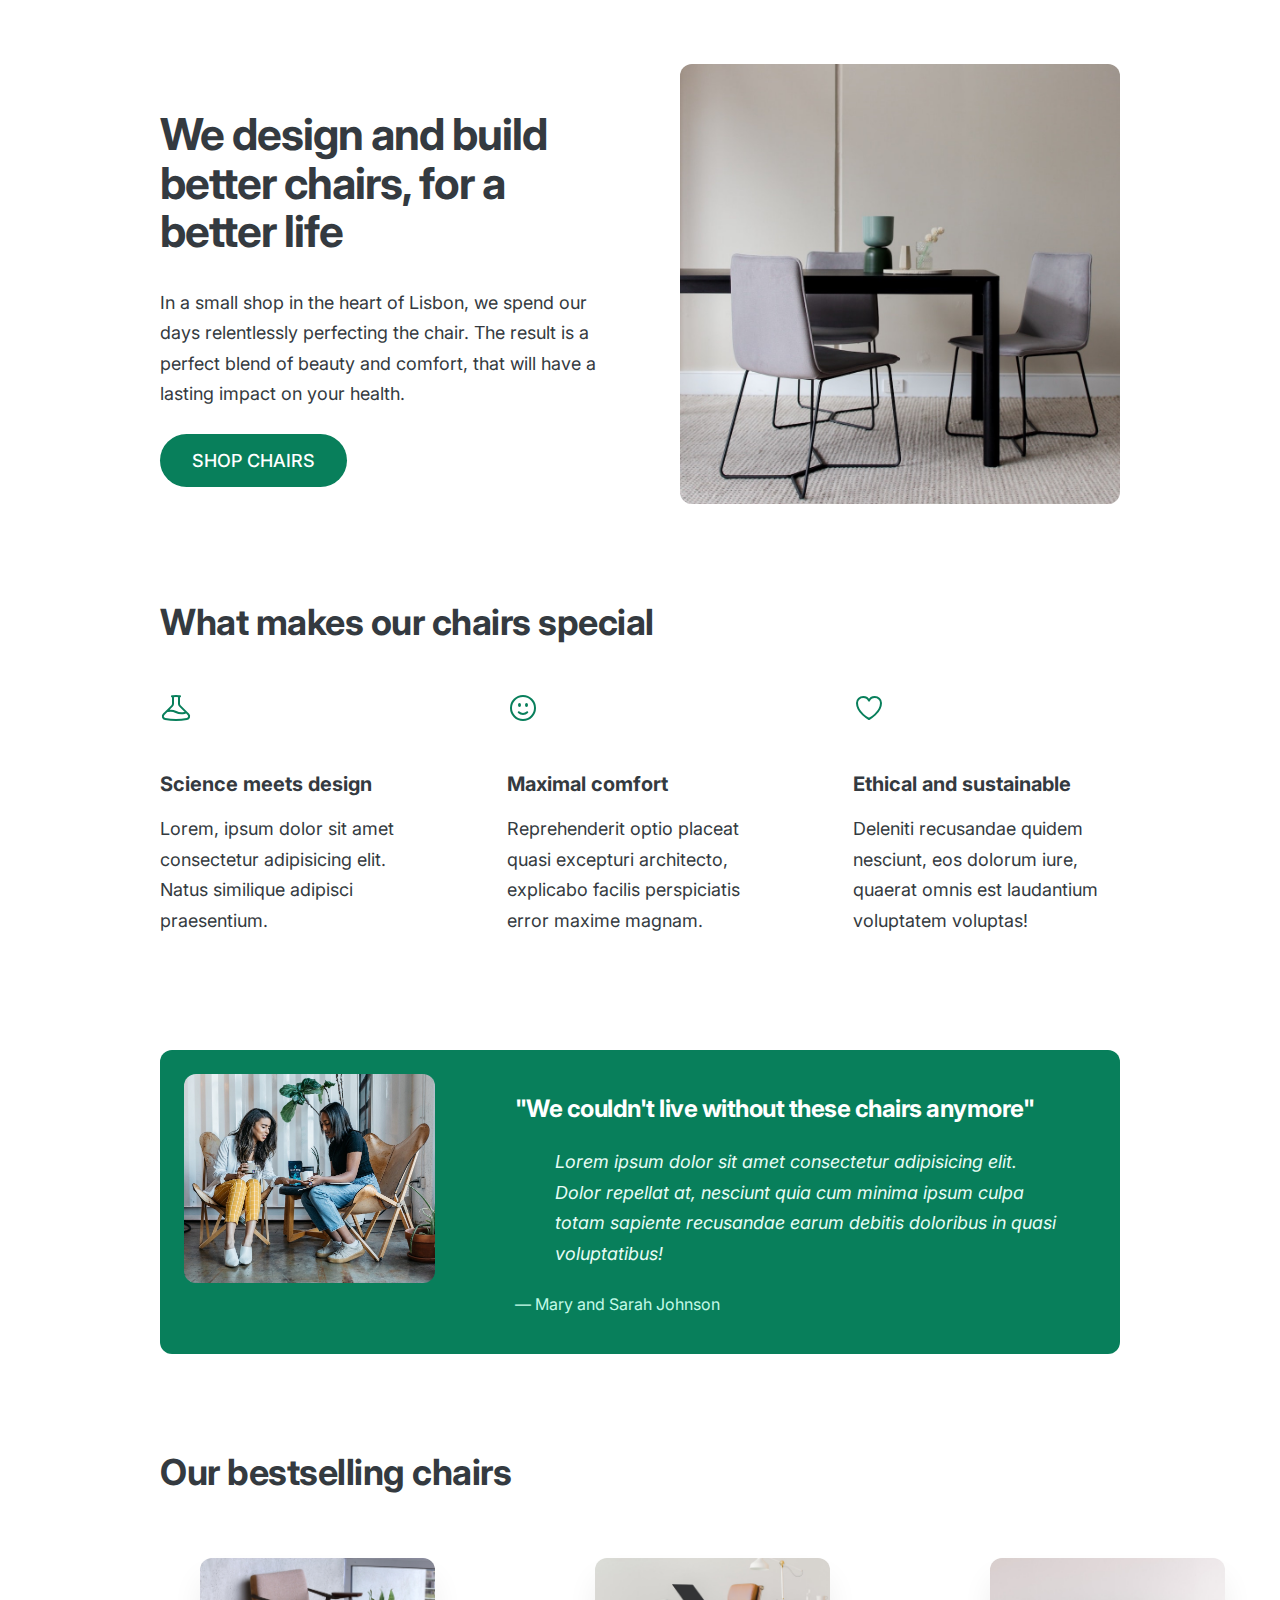
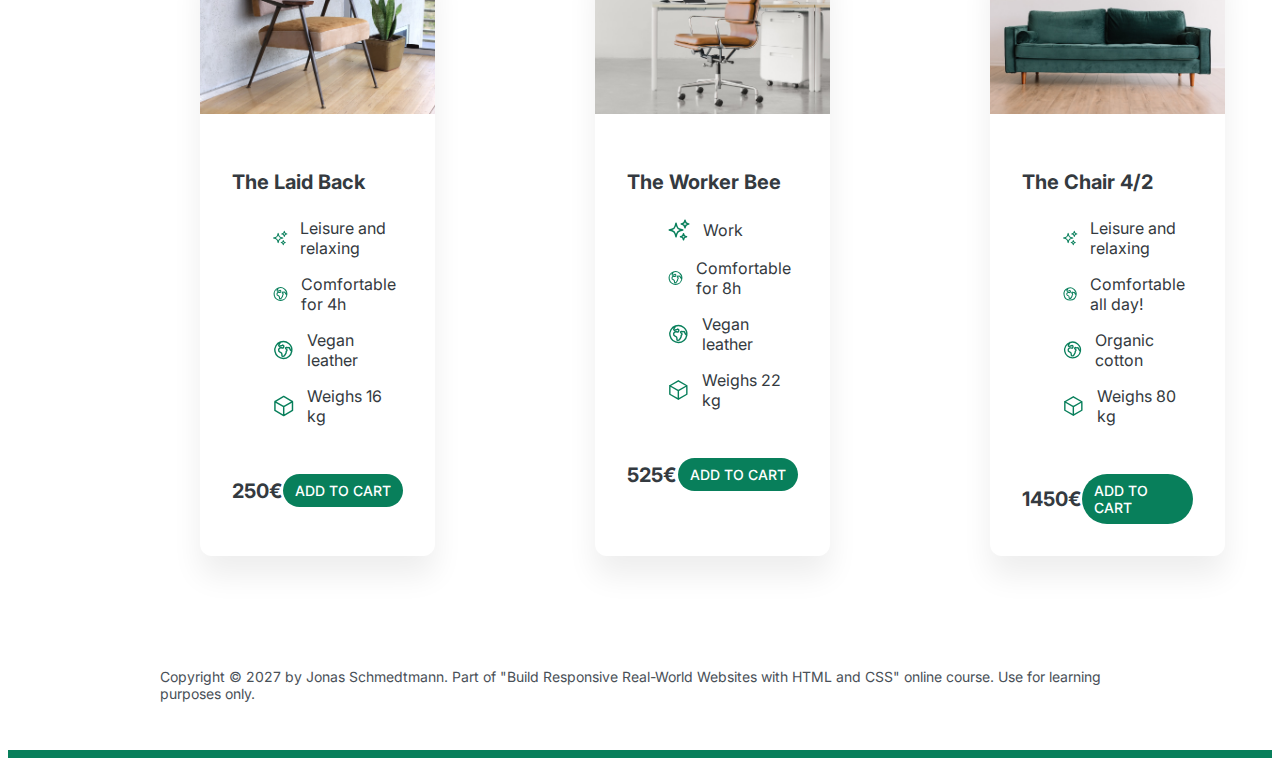
<file: starter/05-Design/index.html>
<!DOCTYPE html>
<html lang="en">
  <head>
    <meta charset="UTF-8" />
    <meta http-equiv="X-UA-Compatible" content="IE=edge" />
    <meta name="viewport" content="width=device-width, initial-scale=1.0" />

    <link rel="preconnect" href="https://fonts.googleapis.com" />
    <link rel="preconnect" href="https://fonts.gstatic.com" crossorigin />

    <link
      href="https://fonts.googleapis.com/css2?family=Inter:wght@400;500;700&display=swap"
      rel="stylesheet"
    />
    <link rel="stylesheet" href="style.css" />
    <title>Lisbon Chair Shop</title>
  </head>
  <body>
    <div class="container">
      <header>
        <div class="header-text-box">
          <h1>We design and build better chairs, for a better life</h1>
          <p class="header-text">
            In a small shop in the heart of Lisbon, we spend our days
            relentlessly perfecting the chair. The result is a perfect blend of
            beauty and comfort, that will have a lasting impact on your health.
          </p>
          <a class="btn btn--big" href="#">Shop chairs</a>
        </div>
        <img src="hero.jpg" alt="Photo" />
      </header>

      <section>
        <h2>What makes our chairs special</h2>
        <div class="grid-3-cols">
          <div>
            <svg
              xmlns="http://www.w3.org/2000/svg"
              fill="none"
              viewBox="0 0 24 24"
              stroke-width="1.5"
              stroke="currentColor"
              class="features-icon"
            >
              <path
                stroke-linecap="round"
                stroke-linejoin="round"
                d="M9.75 3.104v5.714a2.25 2.25 0 0 1-.659 1.591L5 14.5M9.75 3.104c-.251.023-.501.05-.75.082m.75-.082a24.301 24.301 0 0 1 4.5 0m0 0v5.714c0 .597.237 1.17.659 1.591L19.8 15.3M14.25 3.104c.251.023.501.05.75.082M19.8 15.3l-1.57.393A9.065 9.065 0 0 1 12 15a9.065 9.065 0 0 0-6.23-.693L5 14.5m14.8.8 1.402 1.402c1.232 1.232.65 3.318-1.067 3.611A48.309 48.309 0 0 1 12 21c-2.773 0-5.491-.235-8.135-.687-1.718-.293-2.3-2.379-1.067-3.61L5 14.5"
              />
            </svg>

            <p class="features-title"><strong>Science meets design</strong></p>
            <p class="features-text">
              Lorem, ipsum dolor sit amet consectetur adipisicing elit. Natus
              similique adipisci praesentium.
            </p>
          </div>

          <div>
            <svg
              xmlns="http://www.w3.org/2000/svg"
              fill="none"
              viewBox="0 0 24 24"
              stroke-width="1.5"
              stroke="currentColor"
              class="features-icon"
            >
              <path
                stroke-linecap="round"
                stroke-linejoin="round"
                d="M15.182 15.182a4.5 4.5 0 0 1-6.364 0M21 12a9 9 0 1 1-18 0 9 9 0 0 1 18 0ZM9.75 9.75c0 .414-.168.75-.375.75S9 10.164 9 9.75 9.168 9 9.375 9s.375.336.375.75Zm-.375 0h.008v.015h-.008V9.75Zm5.625 0c0 .414-.168.75-.375.75s-.375-.336-.375-.75.168-.75.375-.75.375.336.375.75Zm-.375 0h.008v.015h-.008V9.75Z"
              />
            </svg>

            <p class="features-title">
              <strong>Maximal comfort</strong>
            </p>
            <p class="features-text">
              Reprehenderit optio placeat quasi excepturi architecto, explicabo
              facilis perspiciatis error maxime magnam.
            </p>
          </div>

          <div>
            <svg
              xmlns="http://www.w3.org/2000/svg"
              fill="none"
              viewBox="0 0 24 24"
              stroke-width="1.5"
              stroke="currentColor"
              class="features-icon"
            >
              <path
                stroke-linecap="round"
                stroke-linejoin="round"
                d="M21 8.25c0-2.485-2.099-4.5-4.688-4.5-1.935 0-3.597 1.126-4.312 2.733-.715-1.607-2.377-2.733-4.313-2.733C5.1 3.75 3 5.765 3 8.25c0 7.22 9 12 9 12s9-4.78 9-12Z"
              />
            </svg>

            <p class="features-title">
              <strong>Ethical and sustainable</strong>
            </p>
            <p class="features-text">
              Deleniti recusandae quidem nesciunt, eos dolorum iure, quaerat
              omnis est laudantium voluptatem voluptas!
            </p>
          </div>
        </div>
      </section>

      <section class="testimonial-section">
        <div class="grid-3-cols">
          <img src="customers.jpg" alt="People sitting on chairs" />
          <div class="testimonial-box">
            <h2>"We couldn't live without these chairs anymore"</h2>
            <blockquote class="testimonial-text">
              Lorem ipsum dolor sit amet consectetur adipisicing elit. Dolor
              repellat at, nesciunt quia cum minima ipsum culpa totam sapiente
              recusandae earum debitis doloribus in quasi voluptatibus!
            </blockquote>
            <p class="testimonial-author">&mdash; Mary and Sarah Johnson</p>
          </div>
        </div>
      </section>

      <section>
        <h2>Our bestselling chairs</h2>
        <div class="grid-3-cols">
          <figure class="chair">
            <img src="chair-1.jpg" alt="Chair" />
            <div class="chair-box">
              <h3>The Laid Back</h3>
              <ul class="chair-details">
                <li>
                  <svg
                    xmlns="http://www.w3.org/2000/svg"
                    fill="none"
                    viewBox="0 0 24 24"
                    stroke-width="1.5"
                    stroke="currentColor"
                    class="chair-icon"
                  >
                    <path
                      stroke-linecap="round"
                      stroke-linejoin="round"
                      d="M9.813 15.904 9 18.75l-.813-2.846a4.5 4.5 0 0 0-3.09-3.09L2.25 12l2.846-.813a4.5 4.5 0 0 0 3.09-3.09L9 5.25l.813 2.846a4.5 4.5 0 0 0 3.09 3.09L15.75 12l-2.846.813a4.5 4.5 0 0 0-3.09 3.09ZM18.259 8.715 18 9.75l-.259-1.035a3.375 3.375 0 0 0-2.455-2.456L14.25 6l1.036-.259a3.375 3.375 0 0 0 2.455-2.456L18 2.25l.259 1.035a3.375 3.375 0 0 0 2.456 2.456L21.75 6l-1.035.259a3.375 3.375 0 0 0-2.456 2.456ZM16.894 20.567 16.5 21.75l-.394-1.183a2.25 2.25 0 0 0-1.423-1.423L13.5 18.75l1.183-.394a2.25 2.25 0 0 0 1.423-1.423l.394-1.183.394 1.183a2.25 2.25 0 0 0 1.423 1.423l1.183.394-1.183.394a2.25 2.25 0 0 0-1.423 1.423Z"
                    />
                  </svg>

                  <!-- Span is a generic INLINE text element, it doesn't have any meaning. It's like a div element, but inline -->
                  <span>Leisure and relaxing</span>
                </li>
                <li>
                  <svg
                    xmlns="http://www.w3.org/2000/svg"
                    fill="none"
                    viewBox="0 0 24 24"
                    stroke-width="1.5"
                    stroke="currentColor"
                    class="chair-icon"
                  >
                    <path
                      stroke-linecap="round"
                      stroke-linejoin="round"
                      d="m20.893 13.393-1.135-1.135a2.252 2.252 0 0 1-.421-.585l-1.08-2.16a.414.414 0 0 0-.663-.107.827.827 0 0 1-.812.21l-1.273-.363a.89.89 0 0 0-.738 1.595l.587.39c.59.395.674 1.23.172 1.732l-.2.2c-.212.212-.33.498-.33.796v.41c0 .409-.11.809-.32 1.158l-1.315 2.191a2.11 2.11 0 0 1-1.81 1.025 1.055 1.055 0 0 1-1.055-1.055v-1.172c0-.92-.56-1.747-1.414-2.089l-.655-.261a2.25 2.25 0 0 1-1.383-2.46l.007-.042a2.25 2.25 0 0 1 .29-.787l.09-.15a2.25 2.25 0 0 1 2.37-1.048l1.178.236a1.125 1.125 0 0 0 1.302-.795l.208-.73a1.125 1.125 0 0 0-.578-1.315l-.665-.332-.091.091a2.25 2.25 0 0 1-1.591.659h-.18c-.249 0-.487.1-.662.274a.931.931 0 0 1-1.458-1.137l1.411-2.353a2.25 2.25 0 0 0 .286-.76m11.928 9.869A9 9 0 0 0 8.965 3.525m11.928 9.868A9 9 0 1 1 8.965 3.525"
                    />
                  </svg>
                  <span>Comfortable for 4h</span>
                </li>
                <li>
                  <svg
                    xmlns="http://www.w3.org/2000/svg"
                    fill="none"
                    viewBox="0 0 24 24"
                    stroke-width="1.5"
                    stroke="currentColor"
                    class="chair-icon"
                  >
                    <path
                      stroke-linecap="round"
                      stroke-linejoin="round"
                      d="m20.893 13.393-1.135-1.135a2.252 2.252 0 0 1-.421-.585l-1.08-2.16a.414.414 0 0 0-.663-.107.827.827 0 0 1-.812.21l-1.273-.363a.89.89 0 0 0-.738 1.595l.587.39c.59.395.674 1.23.172 1.732l-.2.2c-.212.212-.33.498-.33.796v.41c0 .409-.11.809-.32 1.158l-1.315 2.191a2.11 2.11 0 0 1-1.81 1.025 1.055 1.055 0 0 1-1.055-1.055v-1.172c0-.92-.56-1.747-1.414-2.089l-.655-.261a2.25 2.25 0 0 1-1.383-2.46l.007-.042a2.25 2.25 0 0 1 .29-.787l.09-.15a2.25 2.25 0 0 1 2.37-1.048l1.178.236a1.125 1.125 0 0 0 1.302-.795l.208-.73a1.125 1.125 0 0 0-.578-1.315l-.665-.332-.091.091a2.25 2.25 0 0 1-1.591.659h-.18c-.249 0-.487.1-.662.274a.931.931 0 0 1-1.458-1.137l1.411-2.353a2.25 2.25 0 0 0 .286-.76m11.928 9.869A9 9 0 0 0 8.965 3.525m11.928 9.868A9 9 0 1 1 8.965 3.525"
                    />
                  </svg>

                  <span>Vegan leather</span>
                </li>
                <li>
                  <svg
                    xmlns="http://www.w3.org/2000/svg"
                    fill="none"
                    viewBox="0 0 24 24"
                    stroke-width="1.5"
                    stroke="currentColor"
                    class="chair-icon"
                  >
                    <path
                      stroke-linecap="round"
                      stroke-linejoin="round"
                      d="m21 7.5-9-5.25L3 7.5m18 0-9 5.25m9-5.25v9l-9 5.25M3 7.5l9 5.25M3 7.5v9l9 5.25m0-9v9"
                    />
                  </svg>

                  <span>Weighs 16 kg</span>
                </li>
              </ul>
              <div class="chair-price">
                <strong>250€</strong>
                <a href="#" class="btn btn--small">Add to cart</a>
              </div>
            </div>
          </figure>

          <figure class="chair">
            <img src="chair-2.jpg" alt="Chair" />
            <div class="chair-box">
              <h3>The Worker Bee</h3>
              <ul class="chair-details">
                <li>
                  <svg
                    xmlns="http://www.w3.org/2000/svg"
                    fill="none"
                    viewBox="0 0 24 24"
                    stroke-width="1.5"
                    stroke="currentColor"
                    class="chair-icon"
                  >
                    <path
                      stroke-linecap="round"
                      stroke-linejoin="round"
                      d="M9.813 15.904 9 18.75l-.813-2.846a4.5 4.5 0 0 0-3.09-3.09L2.25 12l2.846-.813a4.5 4.5 0 0 0 3.09-3.09L9 5.25l.813 2.846a4.5 4.5 0 0 0 3.09 3.09L15.75 12l-2.846.813a4.5 4.5 0 0 0-3.09 3.09ZM18.259 8.715 18 9.75l-.259-1.035a3.375 3.375 0 0 0-2.455-2.456L14.25 6l1.036-.259a3.375 3.375 0 0 0 2.455-2.456L18 2.25l.259 1.035a3.375 3.375 0 0 0 2.456 2.456L21.75 6l-1.035.259a3.375 3.375 0 0 0-2.456 2.456ZM16.894 20.567 16.5 21.75l-.394-1.183a2.25 2.25 0 0 0-1.423-1.423L13.5 18.75l1.183-.394a2.25 2.25 0 0 0 1.423-1.423l.394-1.183.394 1.183a2.25 2.25 0 0 0 1.423 1.423l1.183.394-1.183.394a2.25 2.25 0 0 0-1.423 1.423Z"
                    />
                  </svg>
                  <span>Work</span>
                </li>
                <li>
                  <svg
                    xmlns="http://www.w3.org/2000/svg"
                    fill="none"
                    viewBox="0 0 24 24"
                    stroke-width="1.5"
                    stroke="currentColor"
                    class="chair-icon"
                  >
                    <path
                      stroke-linecap="round"
                      stroke-linejoin="round"
                      d="m20.893 13.393-1.135-1.135a2.252 2.252 0 0 1-.421-.585l-1.08-2.16a.414.414 0 0 0-.663-.107.827.827 0 0 1-.812.21l-1.273-.363a.89.89 0 0 0-.738 1.595l.587.39c.59.395.674 1.23.172 1.732l-.2.2c-.212.212-.33.498-.33.796v.41c0 .409-.11.809-.32 1.158l-1.315 2.191a2.11 2.11 0 0 1-1.81 1.025 1.055 1.055 0 0 1-1.055-1.055v-1.172c0-.92-.56-1.747-1.414-2.089l-.655-.261a2.25 2.25 0 0 1-1.383-2.46l.007-.042a2.25 2.25 0 0 1 .29-.787l.09-.15a2.25 2.25 0 0 1 2.37-1.048l1.178.236a1.125 1.125 0 0 0 1.302-.795l.208-.73a1.125 1.125 0 0 0-.578-1.315l-.665-.332-.091.091a2.25 2.25 0 0 1-1.591.659h-.18c-.249 0-.487.1-.662.274a.931.931 0 0 1-1.458-1.137l1.411-2.353a2.25 2.25 0 0 0 .286-.76m11.928 9.869A9 9 0 0 0 8.965 3.525m11.928 9.868A9 9 0 1 1 8.965 3.525"
                    />
                  </svg>
                  <span>Comfortable for 8h</span>
                </li>
                <li>
                  <svg
                    xmlns="http://www.w3.org/2000/svg"
                    fill="none"
                    viewBox="0 0 24 24"
                    stroke-width="1.5"
                    stroke="currentColor"
                    class="chair-icon"
                  >
                    <path
                      stroke-linecap="round"
                      stroke-linejoin="round"
                      d="m20.893 13.393-1.135-1.135a2.252 2.252 0 0 1-.421-.585l-1.08-2.16a.414.414 0 0 0-.663-.107.827.827 0 0 1-.812.21l-1.273-.363a.89.89 0 0 0-.738 1.595l.587.39c.59.395.674 1.23.172 1.732l-.2.2c-.212.212-.33.498-.33.796v.41c0 .409-.11.809-.32 1.158l-1.315 2.191a2.11 2.11 0 0 1-1.81 1.025 1.055 1.055 0 0 1-1.055-1.055v-1.172c0-.92-.56-1.747-1.414-2.089l-.655-.261a2.25 2.25 0 0 1-1.383-2.46l.007-.042a2.25 2.25 0 0 1 .29-.787l.09-.15a2.25 2.25 0 0 1 2.37-1.048l1.178.236a1.125 1.125 0 0 0 1.302-.795l.208-.73a1.125 1.125 0 0 0-.578-1.315l-.665-.332-.091.091a2.25 2.25 0 0 1-1.591.659h-.18c-.249 0-.487.1-.662.274a.931.931 0 0 1-1.458-1.137l1.411-2.353a2.25 2.25 0 0 0 .286-.76m11.928 9.869A9 9 0 0 0 8.965 3.525m11.928 9.868A9 9 0 1 1 8.965 3.525"
                    />
                  </svg>
                  <span>Vegan leather</span>
                </li>
                <li>
                  <svg
                    xmlns="http://www.w3.org/2000/svg"
                    fill="none"
                    viewBox="0 0 24 24"
                    stroke-width="1.5"
                    stroke="currentColor"
                    class="chair-icon"
                  >
                    <path
                      stroke-linecap="round"
                      stroke-linejoin="round"
                      d="m21 7.5-9-5.25L3 7.5m18 0-9 5.25m9-5.25v9l-9 5.25M3 7.5l9 5.25M3 7.5v9l9 5.25m0-9v9"
                    />
                  </svg>
                  <span>Weighs 22 kg</span>
                </li>
              </ul>
              <div class="chair-price">
                <strong>525€</strong>
                <a href="#" class="btn btn--small">Add to cart</a>
              </div>
            </div>
          </figure>

          <figure class="chair">
            <img src="chair-3.jpg" alt="Chair" />
            <div class="chair-box">
              <h3>The Chair 4/2</h3>
              <ul class="chair-details">
                <li>
                  <svg
                    xmlns="http://www.w3.org/2000/svg"
                    fill="none"
                    viewBox="0 0 24 24"
                    stroke-width="1.5"
                    stroke="currentColor"
                    class="chair-icon"
                  >
                    <path
                      stroke-linecap="round"
                      stroke-linejoin="round"
                      d="M9.813 15.904 9 18.75l-.813-2.846a4.5 4.5 0 0 0-3.09-3.09L2.25 12l2.846-.813a4.5 4.5 0 0 0 3.09-3.09L9 5.25l.813 2.846a4.5 4.5 0 0 0 3.09 3.09L15.75 12l-2.846.813a4.5 4.5 0 0 0-3.09 3.09ZM18.259 8.715 18 9.75l-.259-1.035a3.375 3.375 0 0 0-2.455-2.456L14.25 6l1.036-.259a3.375 3.375 0 0 0 2.455-2.456L18 2.25l.259 1.035a3.375 3.375 0 0 0 2.456 2.456L21.75 6l-1.035.259a3.375 3.375 0 0 0-2.456 2.456ZM16.894 20.567 16.5 21.75l-.394-1.183a2.25 2.25 0 0 0-1.423-1.423L13.5 18.75l1.183-.394a2.25 2.25 0 0 0 1.423-1.423l.394-1.183.394 1.183a2.25 2.25 0 0 0 1.423 1.423l1.183.394-1.183.394a2.25 2.25 0 0 0-1.423 1.423Z"
                    />
                  </svg>
                  <span>Leisure and relaxing</span>
                </li>
                <li>
                  <svg
                    xmlns="http://www.w3.org/2000/svg"
                    fill="none"
                    viewBox="0 0 24 24"
                    stroke-width="1.5"
                    stroke="currentColor"
                    class="chair-icon"
                  >
                    <path
                      stroke-linecap="round"
                      stroke-linejoin="round"
                      d="m20.893 13.393-1.135-1.135a2.252 2.252 0 0 1-.421-.585l-1.08-2.16a.414.414 0 0 0-.663-.107.827.827 0 0 1-.812.21l-1.273-.363a.89.89 0 0 0-.738 1.595l.587.39c.59.395.674 1.23.172 1.732l-.2.2c-.212.212-.33.498-.33.796v.41c0 .409-.11.809-.32 1.158l-1.315 2.191a2.11 2.11 0 0 1-1.81 1.025 1.055 1.055 0 0 1-1.055-1.055v-1.172c0-.92-.56-1.747-1.414-2.089l-.655-.261a2.25 2.25 0 0 1-1.383-2.46l.007-.042a2.25 2.25 0 0 1 .29-.787l.09-.15a2.25 2.25 0 0 1 2.37-1.048l1.178.236a1.125 1.125 0 0 0 1.302-.795l.208-.73a1.125 1.125 0 0 0-.578-1.315l-.665-.332-.091.091a2.25 2.25 0 0 1-1.591.659h-.18c-.249 0-.487.1-.662.274a.931.931 0 0 1-1.458-1.137l1.411-2.353a2.25 2.25 0 0 0 .286-.76m11.928 9.869A9 9 0 0 0 8.965 3.525m11.928 9.868A9 9 0 1 1 8.965 3.525"
                    />
                  </svg>
                  <span>Comfortable all day!</span>
                </li>
                <li>
                  <svg
                    xmlns="http://www.w3.org/2000/svg"
                    fill="none"
                    viewBox="0 0 24 24"
                    stroke-width="1.5"
                    stroke="currentColor"
                    class="chair-icon"
                  >
                    <path
                      stroke-linecap="round"
                      stroke-linejoin="round"
                      d="m20.893 13.393-1.135-1.135a2.252 2.252 0 0 1-.421-.585l-1.08-2.16a.414.414 0 0 0-.663-.107.827.827 0 0 1-.812.21l-1.273-.363a.89.89 0 0 0-.738 1.595l.587.39c.59.395.674 1.23.172 1.732l-.2.2c-.212.212-.33.498-.33.796v.41c0 .409-.11.809-.32 1.158l-1.315 2.191a2.11 2.11 0 0 1-1.81 1.025 1.055 1.055 0 0 1-1.055-1.055v-1.172c0-.92-.56-1.747-1.414-2.089l-.655-.261a2.25 2.25 0 0 1-1.383-2.46l.007-.042a2.25 2.25 0 0 1 .29-.787l.09-.15a2.25 2.25 0 0 1 2.37-1.048l1.178.236a1.125 1.125 0 0 0 1.302-.795l.208-.73a1.125 1.125 0 0 0-.578-1.315l-.665-.332-.091.091a2.25 2.25 0 0 1-1.591.659h-.18c-.249 0-.487.1-.662.274a.931.931 0 0 1-1.458-1.137l1.411-2.353a2.25 2.25 0 0 0 .286-.76m11.928 9.869A9 9 0 0 0 8.965 3.525m11.928 9.868A9 9 0 1 1 8.965 3.525"
                    />
                  </svg>
                  <span>Organic cotton</span>
                </li>
                <li>
                  <svg
                    xmlns="http://www.w3.org/2000/svg"
                    fill="none"
                    viewBox="0 0 24 24"
                    stroke-width="1.5"
                    stroke="currentColor"
                    class="chair-icon"
                  >
                    <path
                      stroke-linecap="round"
                      stroke-linejoin="round"
                      d="m21 7.5-9-5.25L3 7.5m18 0-9 5.25m9-5.25v9l-9 5.25M3 7.5l9 5.25M3 7.5v9l9 5.25m0-9v9"
                    />
                  </svg>
                  <span>Weighs 80 kg</span>
                </li>
              </ul>
              <div class="chair-price">
                <strong>1450€</strong>
                <a href="#" class="btn btn--small">Add to cart</a>
              </div>
            </div>
          </figure>
        </div>
      </section>

      <footer>
        Copyright &copy; 2027 by Jonas Schmedtmann. Part of "Build Responsive
        Real-World Websites with HTML and CSS" online course. Use for learning
        purposes only.
      </footer>
    </div>
  </body>
</html>
</file>
<file: final/03-CSS-Fundamentals/style.css>
* {
  /* border-top: 10px solid #1098ad; */
  margin: 0;
  padding: 0;
}

/* PAGE SECTIONS */
body {
  color: #444;
  font-family: sans-serif;

  border-top: 10px solid #1098ad;
  position: relative;
}

.container {
  width: 800px;
  /* margin-left: auto;
  margin-right: auto; */
  margin: 0 auto;
}

.main-header {
  background-color: #f7f7f7;
  /* padding: 20px;
  padding-left: 40px;
  padding-right: 40px; */
  padding: 20px 40px;
  margin-bottom: 60px;
  /* height: 80px; */
}

nav {
  font-size: 18px;
  /* text-align: center; */
}

article {
  margin-bottom: 60px;
}

.post-header {
  margin-bottom: 40px;
  /* position: relative; */
}

aside {
  background-color: #f7f7f7;
  border-top: 5px solid #1098ad;
  border-bottom: 5px solid #1098ad;
  /* padding-top: 50px;
  padding-bottom: 50px; */
  padding: 50px 0;
  width: 500px;
}

/* SMALLER ELEMENTS */
h1,
h2,
h3 {
  color: #1098ad;
}

h1 {
  font-size: 26px;
  text-transform: uppercase;
  font-style: italic;
}

h2 {
  font-size: 40px;
  margin-bottom: 30px;
}

h3 {
  font-size: 30px;
  margin-bottom: 20px;
  margin-top: 40px;
}

h4 {
  font-size: 20px;
  text-transform: uppercase;
  text-align: center;
}

p {
  font-size: 22px;
  line-height: 1.5;
  margin-bottom: 15px;
}

ul,
ol {
  margin-left: 50px;
  margin-bottom: 20px;
}

li {
  font-size: 20px;
  margin-bottom: 10px;
  /* display: inline; */
}

li:last-child {
  margin-bottom: 0;
}

/* footer p {
  font-size: 16px;
} */

/* article header p {
  font-style: italic;
} */

#author {
  font-style: italic;
  font-size: 18px;
}

#copyright {
  font-size: 16px;
}

.related-author {
  font-size: 18px;
  font-weight: bold;
}

/* ul {
  list-style: none;
} */

.related {
  list-style: none;
}

body {
  /* background-color: orangered; */
}

/* .first-li {
  font-weight: bold;
} */

li:first-child {
  font-weight: bold;
}

li:last-child {
  font-style: italic;
}

li:nth-child(even) {
  /* color: red; */
}

/* Misconception: this won't work! */
article p:first-child {
  color: red;
}

/* Styling links */
a:link {
  color: #1098ad;
  text-decoration: none;
}

a:visited {
  /* color: #777; */
  color: #1098ad;
}

a:hover {
  color: orangered;
  font-weight: bold;
  text-decoration: underline orangered;
}

a:active {
  background-color: black;
  font-style: italic;
}
/* LVHA */

.post-img {
  width: 100%;
  height: auto;
}

nav a:link {
  /* background-color: orangered;
  margin: 20px;
  padding: 20px;

  display: block; */

  margin-right: 30px;
  margin-top: 10px;
  display: inline-block;
}

nav a:link:last-child {
  margin-right: 0;
}

button {
  font-size: 22px;
  padding: 20px;
  cursor: pointer;

  position: absolute;
  /* top: 50px;
  left: 50px; */
  bottom: 50px;
  right: 50px;
}

h1::first-letter {
  font-style: normal;
  margin-right: 5px;
}

h3 + p::first-line {
  /* color: red; */
}

h2 {
  /* background-color: orange; */
  position: relative;
}

h2::before {
  content: "TOP";
  background-color: #ffe70e;
  color: #444;
  font-size: 16px;
  font-weight: bold;
  display: inline-block;
  padding: 5px 10px;
  position: absolute;
  top: -10px;
  right: -25px;
}

/* Resolving conflicts */
/* #copyright {
  color: red;
}

.copyright {
  color: blue;
}

.text {
  color: yellow;
}

footer p {
  color: green !important;
} */

/* nav a:link,
nav p {
  font-size: 18px;
} */
</file>
<file: final/04-CSS-Layouts/style.css>
* {
  /* border-top: 10px solid #1098ad; */
  margin: 0;
  padding: 0;
  box-sizing: border-box;
}

/* PAGE SECTIONS */
body {
  color: #444;
  font-family: sans-serif;

  border-top: 10px solid #1098ad;
  position: relative;
}

.container {
  width: 1200px;
  /* margin-left: auto;
  margin-right: auto; */
  margin: 0 auto;
}

.main-header {
  background-color: #f7f7f7;
  /* padding: 20px;
  padding-left: 40px;
  padding-right: 40px; */
  padding: 20px 40px;
  /* margin-bottom: 60px; */
  /* height: 80px; */
}

nav {
  font-size: 18px;
  /* text-align: center; */
}

article {
  /* margin-bottom: 60px; */
}

.post-header {
  margin-bottom: 40px;
  /* position: relative; */
}

aside {
  background-color: #f7f7f7;
  border-top: 5px solid #1098ad;
  border-bottom: 5px solid #1098ad;
  padding: 50px 40px;
}

/* SMALLER ELEMENTS */
h1,
h2,
h3 {
  color: #1098ad;
}

h1 {
  font-size: 26px;
  text-transform: uppercase;
  font-style: italic;
}

h2 {
  font-size: 40px;
  margin-bottom: 30px;
}

h3 {
  font-size: 30px;
  margin-bottom: 20px;
  margin-top: 40px;
}

h4 {
  font-size: 20px;
  text-transform: uppercase;
  text-align: center;
  margin-bottom: 30px;
}

p {
  font-size: 22px;
  line-height: 1.5;
  margin-bottom: 15px;
}

ul,
ol {
  margin-left: 50px;
  margin-bottom: 20px;
}

li {
  font-size: 20px;
  margin-bottom: 10px;
  /* display: inline; */
}

li:last-child {
  margin-bottom: 0;
}

/* footer p {
  font-size: 16px;
} */

/* article header p {
  font-style: italic;
} */

#author {
  font-style: italic;
  font-size: 18px;
}

#copyright {
  font-size: 16px;
}

.related-author {
  font-size: 18px;
  font-weight: bold;
}

/* ul {
  list-style: none;
} */

.related {
  list-style: none;
  margin-left: 0;
}

body {
  /* background-color: orangered; */
}

/* .first-li {
  font-weight: bold;
} */

li:first-child {
  font-weight: bold;
}

li:last-child {
  font-style: italic;
}

li:nth-child(even) {
  /* color: red; */
}

/* Misconception: this won't work! */
article p:first-child {
  color: red;
}

/* Styling links */
a:link {
  color: #1098ad;
  text-decoration: none;
}

a:visited {
  /* color: #777; */
  color: #1098ad;
}

a:hover {
  color: orangered;
  font-weight: bold;
  text-decoration: underline orangered;
}

a:active {
  background-color: black;
  font-style: italic;
}
/* LVHA */

.post-img {
  width: 100%;
  height: auto;
}

nav a:link {
  /* background-color: orangered;
  margin: 20px;
  padding: 20px;

  display: block; */

  margin-right: 30px;
  display: inline-block;
}

nav a:link:last-child {
  margin-right: 0;
}

button {
  font-size: 22px;
  padding: 20px;
  cursor: pointer;

  position: absolute;
  /* top: 50px;
  left: 50px; */
  bottom: 50px;
  right: 50px;
}

h1::first-letter {
  font-style: normal;
  margin-right: 5px;
}

h3 + p::first-line {
  /* color: red; */
}

h2 {
  /* background-color: orange; */
  position: relative;
}

h2::before {
  content: "TOP";
  background-color: #ffe70e;
  color: #444;
  font-size: 16px;
  font-weight: bold;
  display: inline-block;
  padding: 5px 10px;
  position: absolute;
  top: -10px;
  right: -25px;
}

/* Resolving conflicts */
/* #copyright {
  color: red;
}

.copyright {
  color: blue;
}

.text {
  color: yellow;
}

footer p {
  color: green !important;
} */

/* nav a:link,
nav p {
  font-size: 18px;
} */

/* FLOATS */
/*
.author-img {
  float: left;
  margin-bottom: 20px;
}

.author {
  float: left;
  margin-top: 10px;
  margin-left: 20px;
}

h1 {
  float: left;
}

nav {
  float: right;
}

.clear {
  clear: both;
}

.clearfix::after {
  clear: both;
  content: "";
  display: block;
}

article {
  width: 825px;
  float: left;
}

aside {
  width: 300px;
  float: right;
}

footer {
  clear: both;
}
*/

/* FLEXBOX */
.main-header {
  display: flex;
  align-items: center;
  justify-content: space-between;
}

.author-box {
  display: flex;
  align-items: center;
  margin-bottom: 15px;
}

.author {
  margin-bottom: 0;
  margin-left: 15px;
}

.related-post {
  display: flex;
  align-items: center;
  gap: 20px;
  margin-bottom: 30px;
}

.related-link:link {
  font-size: 17px;
  font-weight: bold;
  font-style: normal;
  margin-bottom: 5px;
  display: block;
}

.related-author {
  margin-bottom: 0;
  font-size: 14px;
  font-weight: normal;
  font-style: italic;
}

/* FLEXBOX LAYOUT */
/* .row {
  display: flex;
  align-items: flex-start;
  gap: 75px;
  margin-bottom: 60px;
}

article {
  flex: 1;
  margin-bottom: 0;
}

aside {
  
  DEFAULTS:
  flex-grow: 0;
  flex-shrink: 1;
  flex-basis: auto;

  flex: 0 0 300px;
} */

/* CSS GRID LAYOUT */
.container {
  display: grid;
  grid-template-columns: 1fr 300px;
  column-gap: 75px;
  row-gap: 60px;
  align-items: start;
}

.main-header {
  /* grid-column: 1 / span 2; */
  grid-column: 1 / -1;
}

article {
}

aside {
}

footer {
  grid-column: 1 / -1;
}
</file>
<file: final/05-Design/style.css>
/*
SPACING SYSTEM (px)
2 / 4 / 8 / 12 / 16 / 24 / 32 / 48 / 64 / 80 / 96 / 128

FONT SIZE SYSTEM (px)
10 / 12 / 14 / 16 / 18 / 20 / 24 / 30 / 36 / 44 / 52 / 62 / 74 / 86 / 98
*/

/* 
MAIN COLOR: #087f5b
GREY COLOR: #343a40
*/

* {
  margin: 0;
  padding: 0;
  box-sizing: border-box;
}

/* ------------------------ */
/* GENERAL STYLES */
/* ------------------------ */
body {
  font-family: "Inter", sans-serif;
  color: #343a40;
  border-bottom: 8px solid #087f5b;
}

.container {
  width: 960px;
  margin: 0 auto;
}

header,
section {
  margin-bottom: 96px;
}

h2 {
  margin-bottom: 48px;
  font-size: 36px;
  letter-spacing: -0.5px;
  /* 24 / 30 / 36 */
}

.grid-3-cols {
  display: grid;
  grid-template-columns: repeat(3, 1fr);
  column-gap: 80px;
}

.btn:link,
.btn:visited {
  background-color: #087f5b;
  color: #fff;
  text-decoration: none;
  text-transform: uppercase;
  font-weight: 500;

  display: inline-block;
  border-radius: 100px;
}

.btn:hover,
.btn:active {
  background-color: #099268;
}

.btn--big {
  font-size: 18px;
  padding: 16px 32px;
}

.btn--small {
  font-size: 14px;
  padding: 8px 12px;
}

img {
  border-radius: 12px;
}

/* ------------------------ */
/* COMPONENT STYLES */
/* ------------------------ */

/* HEADER */
header {
  display: grid;
  grid-template-columns: repeat(2, 1fr);
  column-gap: 80px;
  margin-top: 64px;
}

.header-text-box {
  align-self: center;
}

h1 {
  margin-bottom: 32px;
  font-size: 44px;
  line-height: 1.1;
  letter-spacing: -1px;
  /* 44 / 52 / 62 */

  /* text-shadow: 0 5px 5px rgba(0, 0, 0, 0.2); */
}

.header-text {
  margin-bottom: 24px;
  font-size: 18px;
  line-height: 1.7;
}

img {
  width: 100%;
}

/* FEATURES */
.features-icon {
  stroke: #087f5b;
  width: 32px;
  heigh: 32px;
  margin-bottom: 24px;
}

.features-title {
  margin-bottom: 16px;
  font-size: 20px;
}

.features-text {
  font-size: 18px;
  line-height: 1.7;
}

/* TESTIMONIAL */
.testimonial-section {
  background-color: #087f5b;
  color: #fff;
  padding: 24px;
  border-radius: 12px;
}

.testimonial-box {
  grid-column: 2 / -1;
  align-self: center;
}

.testimonial-box h2 {
  margin-bottom: 24px;
  /* 20 / 24 / 30 */
  font-size: 24px;
}

.testimonial-text {
  font-style: italic;
  margin-bottom: 24px;
  font-size: 18px;
  line-height: 1.7;
  color: ##e6fcf5;
}

.testimonial-author {
  color: #c3fae8;
}

/* CHAIRS */
.chair {
  box-shadow: 0 20px 30px 0 rgba(0, 0, 0, 0.07);
  border-radius: 12px;
}

.chair img {
  border-bottom-left-radius: 0;
  border-bottom-right-radius: 0;
}

.chair-box {
  padding: 32px;
}

h3 {
  margin-bottom: 24px;
  font-size: 20px;
}

.chair-details {
  list-style: none;
  margin-bottom: 48px;
}

.chair-details li {
  display: flex;
  align-items: center;
  gap: 12px;
  margin-bottom: 16px;
}

.chair-details li:last-child {
  margin-bottom: 0;
}

.chair-icon {
  stroke: #087f5b;
  width: 24px;
  height: 24px;
}

.chair-price {
  display: flex;
  justify-content: space-between;
  align-items: center;
  font-size: 20px;
}

footer {
  margin-bottom: 48px;
  font-size: 14px;
  color: #495057;
}
</file>
<file: starter/04-CSS-Layouts/style.css>
* {
  /* border-top: 10px solid #1098ad; */
  margin: 0;
  padding: 0;
  box-sizing: border-box;
}

/* PAGE SECTIONS */
body {
  color: #444;
  font-family: sans-serif;

  border-top: 10px solid #1098ad;
  position: relative;
}

.container {
  width: 1200px;
  /* margin-left: auto;
  margin-right: auto; */
  margin: 0 auto;
}

.main-header {
  background-color: #f7f7f7;
  /* padding: 20px;
  padding-left: 40px;
  padding-right: 40px; */
  padding: 20px 40px;
  /* margin-bottom: 60px; */
  /* height: 80px; */
}

nav {
  font-size: 18px;
  /* text-align: center; */
}

article {
  /* margin-bottom: 60px; */
}

.post-header {
  margin-bottom: 40px;
  /* position: relative; */
}

aside {
  background-color: #f7f7f7;
  border-top: 5px solid #1098ad;
  border-bottom: 5px solid #1098ad;
  padding: 50px 40px;
  box-sizing: border-box;
}

/* SMALLER ELEMENTS */
h1,
h2,
h3 {
  color: #1098ad;
}

h1 {
  font-size: 26px;
  text-transform: uppercase;
  font-style: italic;
}

h2 {
  font-size: 40px;
  margin-bottom: 30px;
}

h3 {
  font-size: 30px;
  margin-bottom: 20px;
  margin-top: 40px;
}

h4 {
  font-size: 20px;
  text-transform: uppercase;
  text-align: center;
  margin-bottom: 30px;
}

p {
  font-size: 22px;
  line-height: 1.5;
  margin-bottom: 15px;
}

ul,
ol {
  margin-left: 50px;
  margin-bottom: 20px;
}

li {
  font-size: 20px;
  margin-bottom: 10px;
  /* display: inline; */
}

li:last-child {
  margin-bottom: 0;
}

/* footer p {
  font-size: 16px;
} */

/* article header p {
  font-style: italic;
} */

#author {
  font-style: italic;
  font-size: 18px;
}

#copyright {
  font-size: 16px;
}

.related-author {
  font-size: 18px;
  font-weight: bold;
}

/* ul {
  list-style: none;
} */

.related {
  list-style: none;
  margin-left: 0;
}

body {
  /* background-color: orangered; */
}

/* .first-li {
  font-weight: bold;
} */

li:first-child {
  font-weight: bold;
}

li:last-child {
  font-style: italic;
}

li:nth-child(even) {
  /* color: red; */
}

/* Misconception: this won't work! */
article p:first-child {
  color: red;
}

/* Styling links */
a:link {
  color: #1098ad;
  text-decoration: none;
}

a:visited {
  /* color: #777; */
  color: #1098ad;
}

a:hover {
  color: orangered;
  font-weight: bold;
  text-decoration: underline orangered;
}

a:active {
  background-color: black;
  font-style: italic;
}
/* LVHA */

.post-img {
  width: 100%;
  height: auto;
}

nav a:link {
  /* background-color: orangered;
  margin: 20px;
  padding: 20px;

  display: block; */

  margin-right: 30px;
  /* margin-top: 10px; */
  display: inline-block;
}

nav a:link:last-child {
  margin-right: 0;
}

button {
  font-size: 22px;
  padding: 20px;
  cursor: pointer;

  position: absolute;
  /* top: 50px;
  left: 50px; */
  bottom: 50px;
  right: 50px;
}

h1::first-letter {
  font-style: normal;
  margin-right: 5px;
}

h3 + p::first-line {
  /* color: red; */
}

h2 {
  /* background-color: orange; */
  position: relative;
}

h2::before {
  content: "TOP";
  background-color: #ffe70e;
  color: #444;
  font-size: 16px;
  font-weight: bold;
  display: inline-block;
  padding: 5px 10px;
  position: absolute;
  top: -10px;
  right: -25px;
}

/* Resolving conflicts */
/* #copyright {
  color: red;
}

.copyright {
  color: blue;
}

.text {
  color: yellow;
}

footer p {
  color: green !important;
} */

/* nav a:link,
nav p {
  font-size: 18px;
} */

/* play with float
article {
  width: 750px;
  float: left;
}
aside {
  width: 300px;
  float: right;
}
footer {
  background-color: yellow;
  clear: both;
} */

/*flex*/
.main-header {
  display: flex;
  align-items: center;
  justify-content: space-between;
}

.author-box {
  display: flex;
  align-items: center;
  margin-bottom: 15px;
}
.author {
  margin-bottom: 0;
  margin-left: 15px;
}

.related-post {
  display: flex;
  align-items: center;
  gap: 20px;
}

.related-link:link {
  font-size: 17px;
  font-weight: bold;
  font-style: normal;
  display: inline-block;
  margin-bottom: 5px;
}

.related-author {
  margin-bottom: 0;
  font-size: 14px;
  font-weight: normal;
  font-style: italic;
}
/* FlexBox layout */
/* .row {
  display: flex;
  gap: 75px;
  margin-bottom: 60px;
  align-items: flex-start;
}

aside {
  flex: 0 0 300px;
}
article {
  flex: 0 0 825px;
  margin-bottom: 0px;
} */

/*Grid*/
.container {
  display: grid;
  grid-template-columns: 1fr 300px;
  column-gap: 75px;
  align-items: start;
}
.main-header {
  grid-column: 1/3;
}
article {
}
aside {
}
footer {
  grid-column: 1/3;
}
</file>
<file: starter/05-Design/style.css>
/*
SPACING SYSTEM (px)
2 / 4 / 8 / 12 / 16 / 24 / 32 / 48 / 64 / 80 / 96 / 128

FONT SIZE SYSTEM (px)
10 / 12 / 14 / 16 / 18 / 20 / 24 / 30 / 36 / 44 / 52 / 62 / 74 / 86 / 98

*/
heroicons
/* 

Main color:#087f5b

Gray color:#343a40
lighter Gray:#495057
 */
* {
  margin: 0;
  padding: 0;
  box-sizing: border-box;
}

/* ------------------------ */
/* GENERAL STYLES */
/* ------------------------ */
body {
  font-family: "Inter", sans-serif;
  color: #343a40;
  border-bottom: 8px solid #087f5b;
}

.container {
  width: 960px;
  margin: 0 auto;
}

header,
section {
  margin-bottom: 96px;
}

h2 {
  margin-bottom: 48px;
  font-size: 36px;
  letter-spacing: -0.5px;
}

.grid-3-cols {
  display: grid;
  grid-template-columns: repeat(3, 1fr);
  column-gap: 80px;
}

.btn:link,
.btn:visited {
  background-color: #087f5b;
  color: white;
  text-decoration: none;
  text-transform: uppercase;
  font-weight: 500;
  font-size: 18px;
  padding: 16px 32px;

  display: inline-block;
  border-radius: 100px;
}
.btn:hover,
.btn:active {
  background-color: #087f5b;
}

.btn--big {
  font-size: 18px;
  padding: 16px 32px;
}

.chair-price .btn--small {
  font-size: 14px;
  padding: 8px 12px;
}

img {
  border-radius: 12px;
}
/* ------------------------ */
/* COMPONENT STYLES */
/* ------------------------ */

/* HEADER */
header {
  display: grid;
  grid-template-columns: repeat(2, 1fr);
  column-gap: 80px;
  margin-top: 64px;
}

.header-text-box {
  align-self: center;
}

h1 {
  margin-bottom: 32px;
  font-size: 44px;
  line-height: 1.1;
  letter-spacing: -1px;
  /* text-shadow: 0 5px 5px rgba(0, 0, 0, 0.2); */
}

.header-text {
  margin-bottom: 24px;
  font-size: 18px;
  line-height: 1.7;
}

img {
  width: 100%;
}

/* FEATURES */
.features-icon {
  stroke: #087f5b;
  width: 32px;
  height: 32px;
  margin-bottom: 24px;
}

.features-title {
  margin-bottom: 16px;
  font-size: 20px;
}

.features-text {
  font-size: 18px;
  line-height: 1.7;
}

/* TESTIMONIAL */
.testimonial-section {
  background-color: #087f5b;
  color: #fff;
  padding: 24px;
  border-radius: 12px;
}

.testimonial-box {
  grid-column: 2 / -1;
  align-self: center;
}

.testimonial-box h2 {
  margin-bottom: 24px;
  font-size: 24px;
}

.testimonial-text {
  font-style: italic;
  margin-bottom: 24px;
  font-size: 18px;
  line-height: 1.7;
  color: #e6fcf5;
}
.testimonial-author {
  color: #c3fae8;
}

/* CHAIRS */
.chair {
  box-shadow: 0 20px 30px 0px rgba(0, 0, 0, 0.07);
  border-radius: 12px;
}
.chair img {
  border-bottom-left-radius: 0;
  border-bottom-right-radius: 0;
}
.chair-box {
  padding: 32px;
}

h3 {
  margin-bottom: 24px;
  font-size: 20px;
}

.chair-details {
  list-style: none;
  margin-bottom: 48px;
}

.chair-details li {
  display: flex;
  align-items: center;
  gap: 12px;
  margin-bottom: 16px;
}

.chair-details li:last-child {
  margin-bottom: 0;
}

.chair-icon {
  stroke: #087f5b;
  width: 24px;
  height: 24px;
}

.chair-price {
  display: flex;
  justify-content: space-between;
  font-size: 20px;
  align-items: center;
}

footer {
  margin-bottom: 48px;
  font-size: 14px;
  color: #495057;
}
</file>
